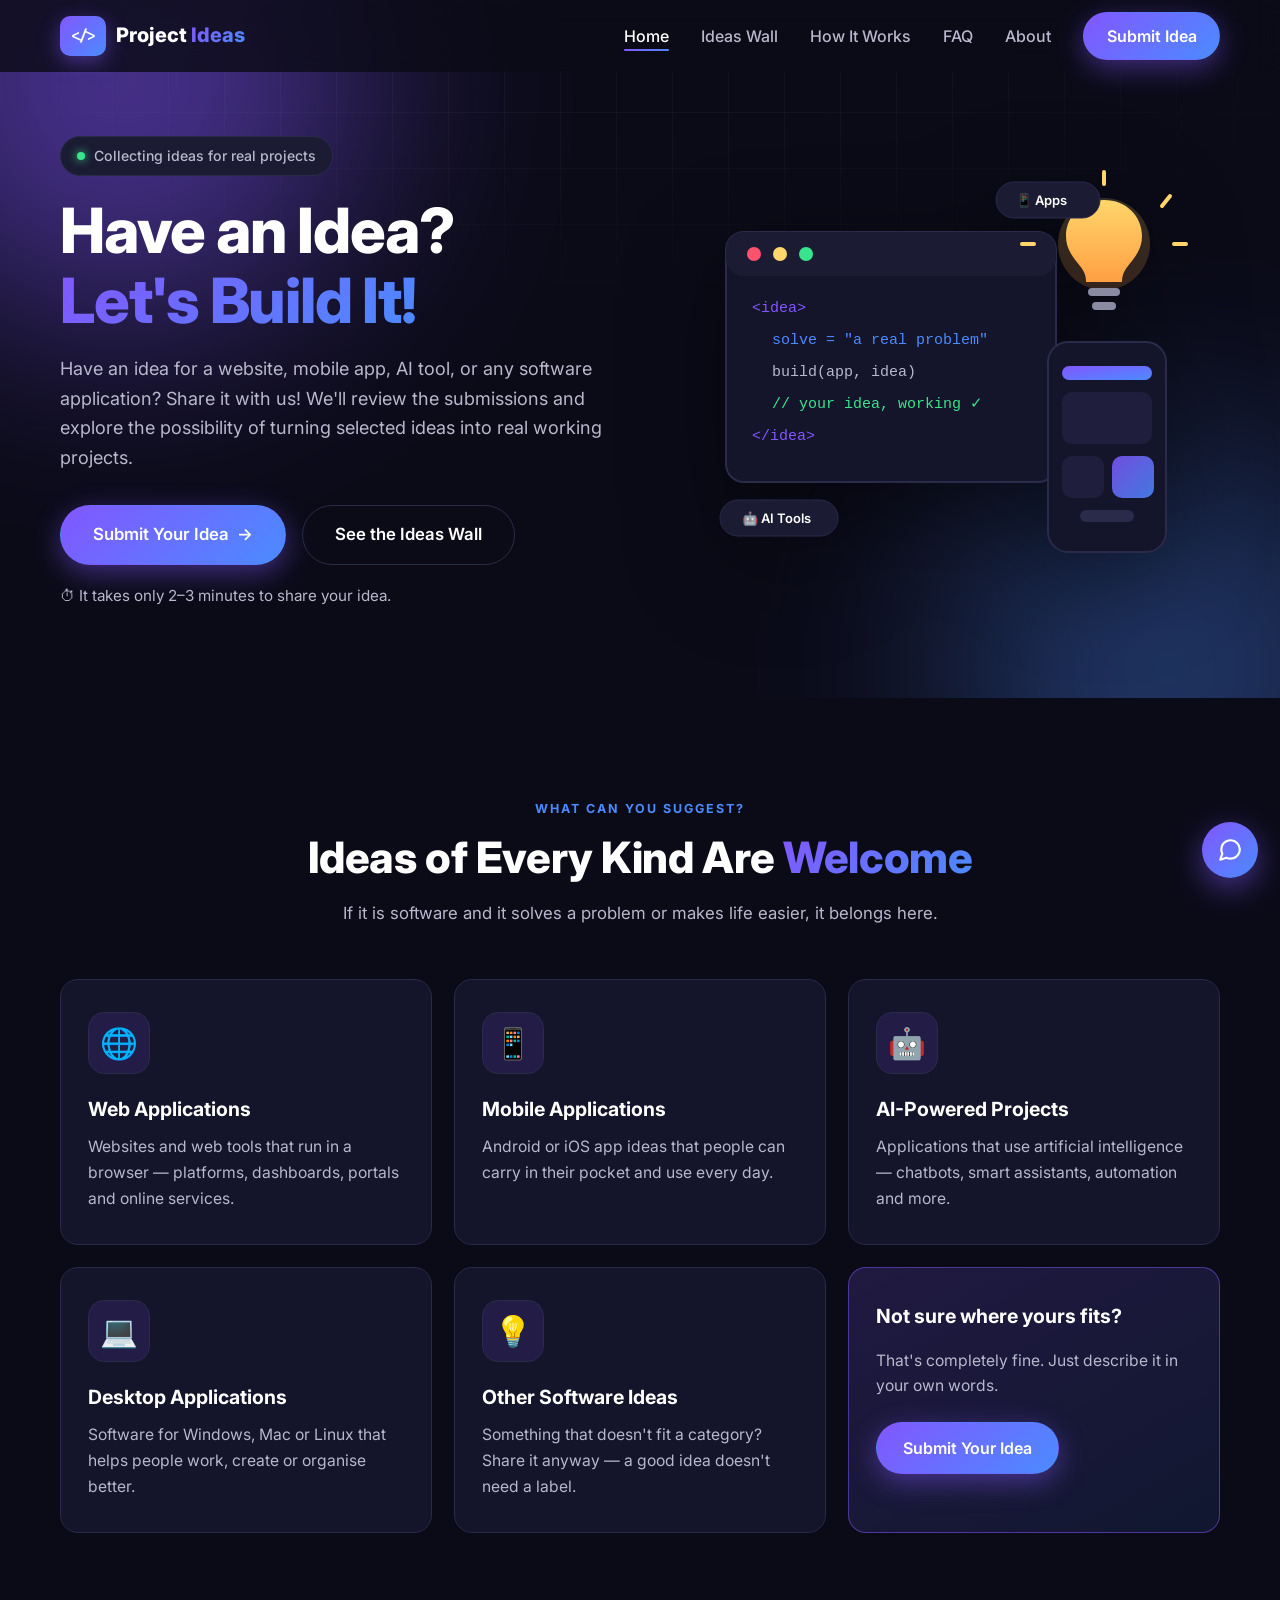
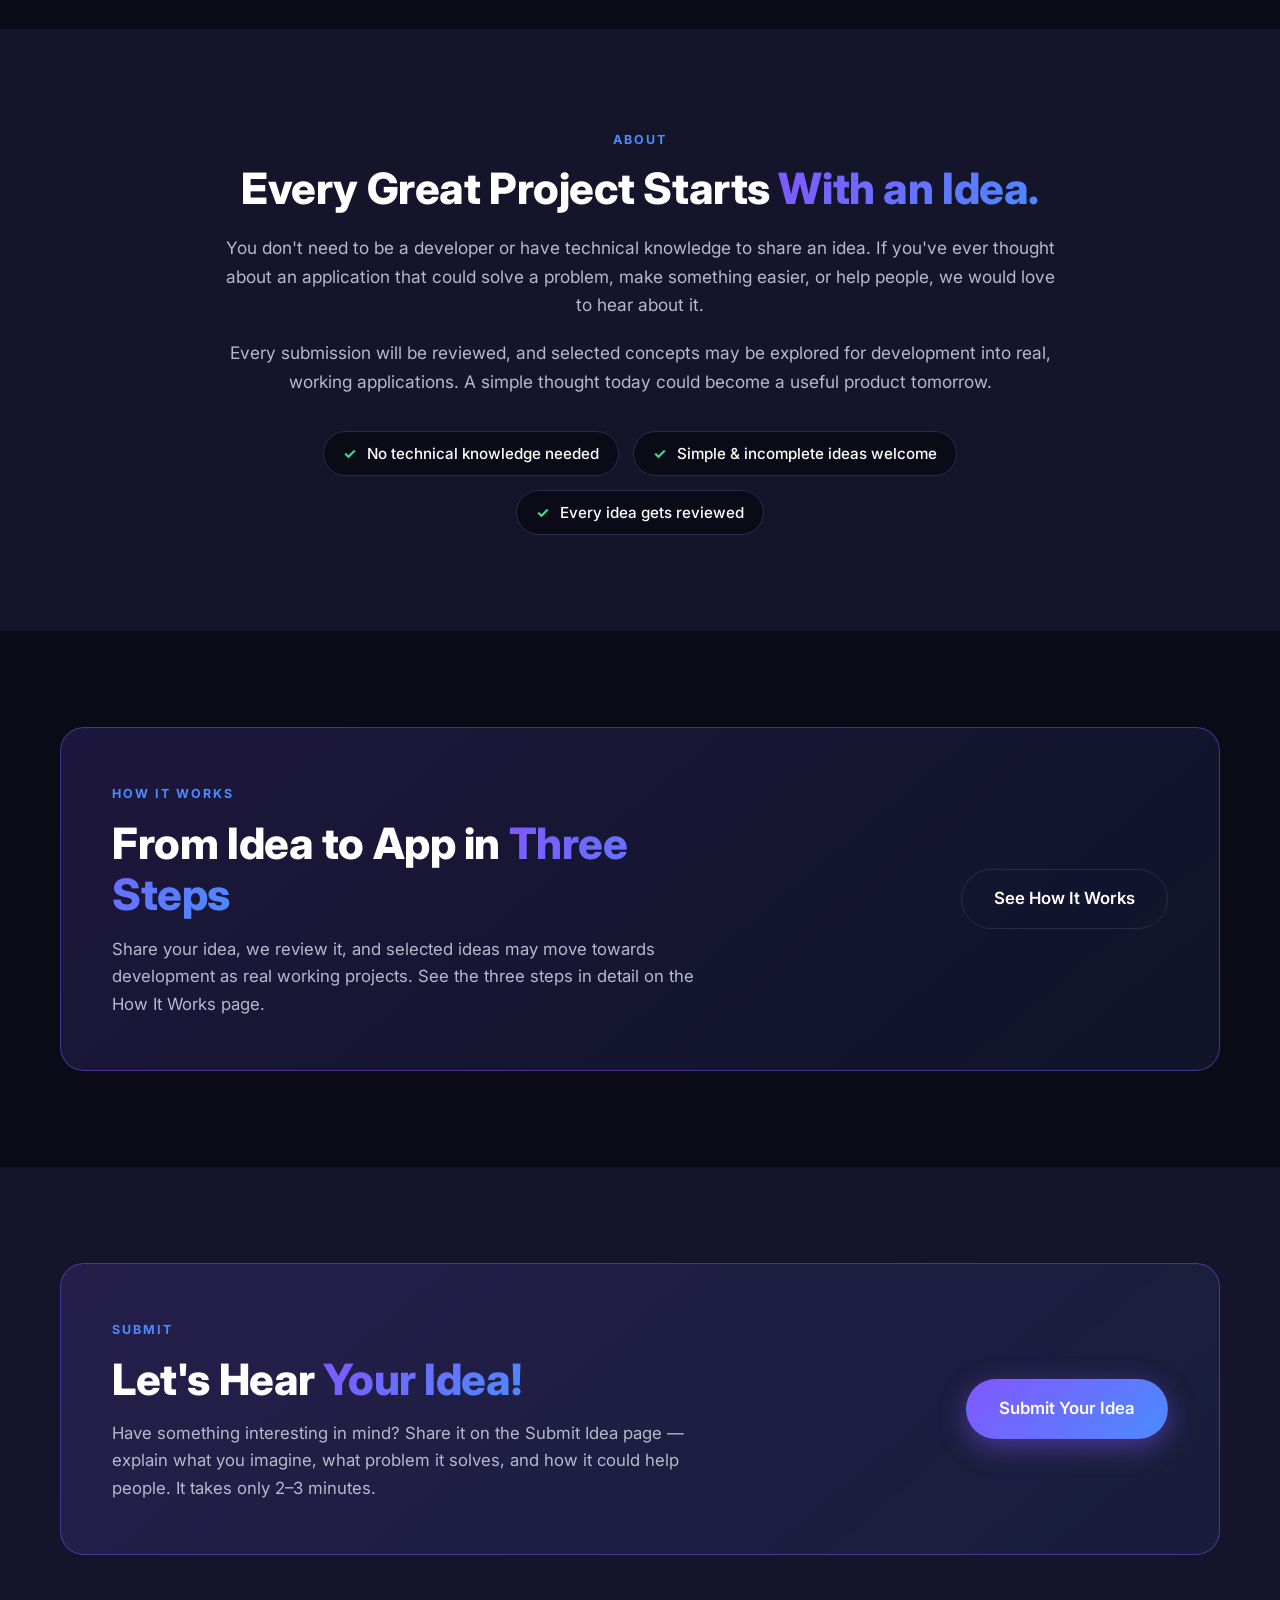
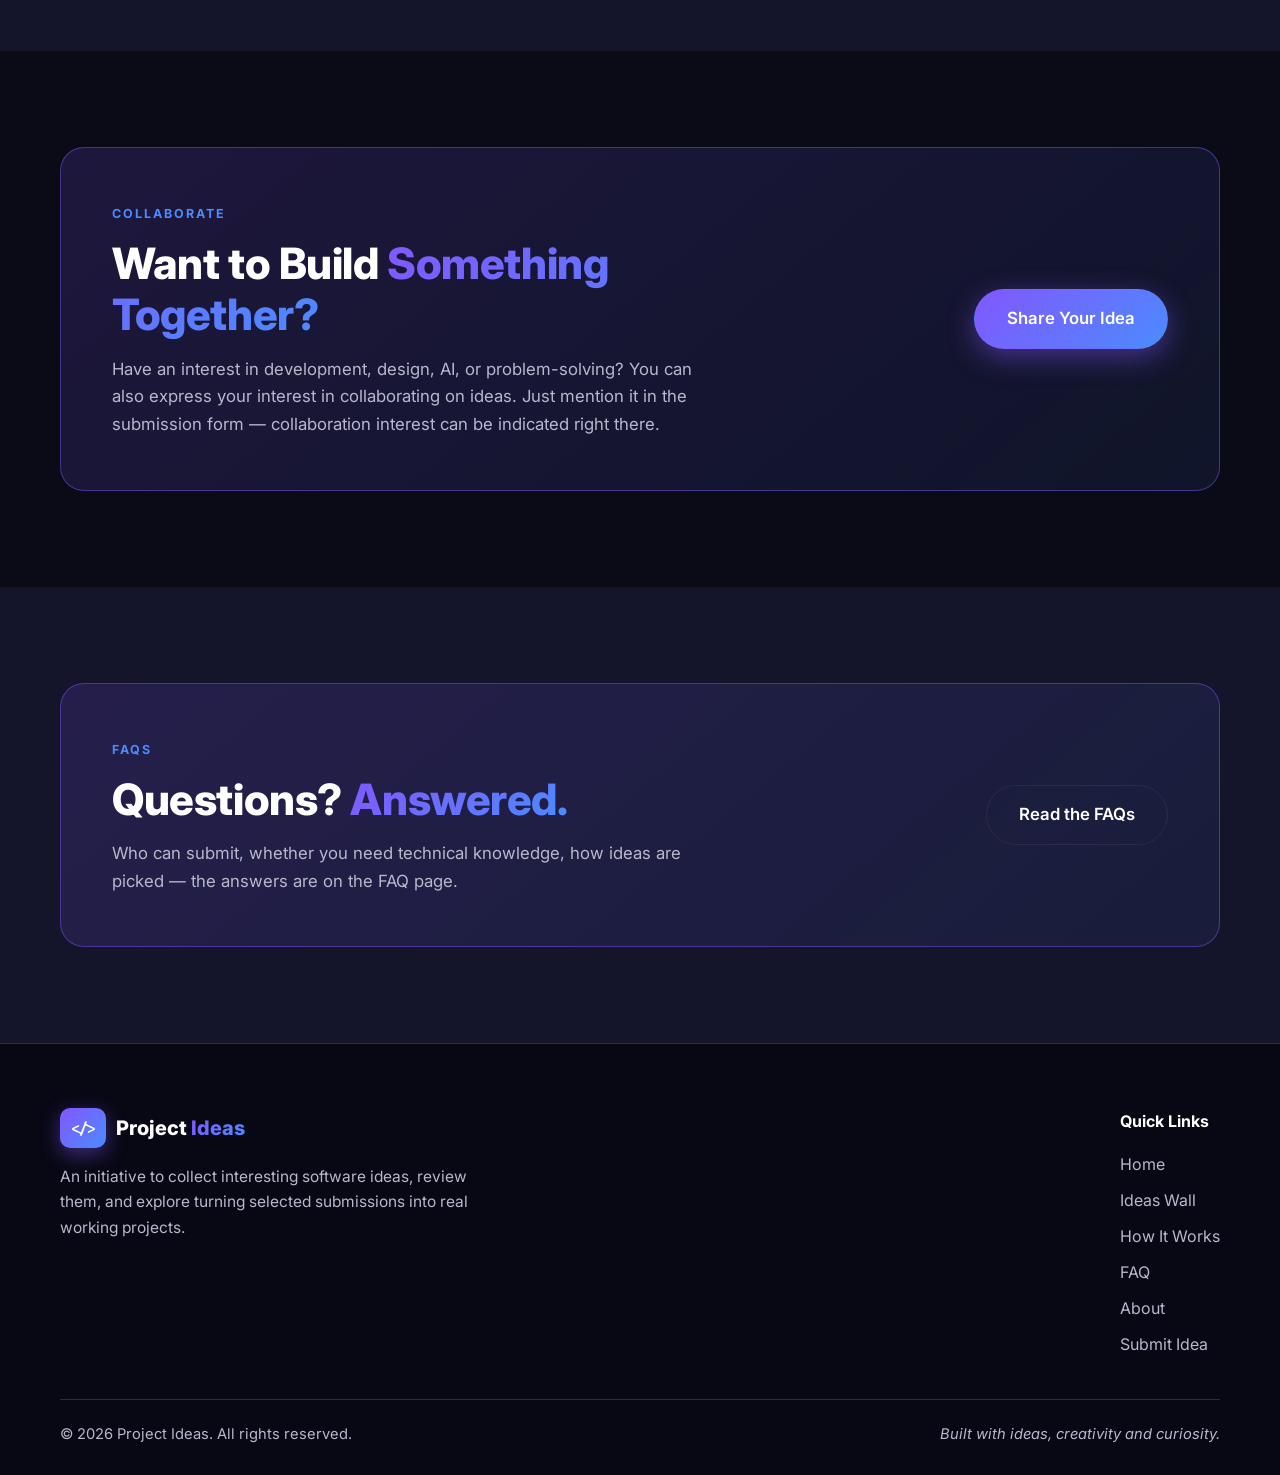
<file: index.html>
<!DOCTYPE html>
<html lang="en">
<head>
  <meta charset="UTF-8" />
  <meta name="viewport" content="width=device-width, initial-scale=1.0" />
  <title>Project Ideas — Have an Idea? Let's Build It!</title>
  <meta name="description" content="Share your idea for a website, mobile app, AI tool, desktop app or any software project. We review submissions and explore turning selected ideas into real working projects." />
  <meta name="keywords" content="project ideas, submit app idea, software ideas, AI projects, student projects, web app ideas, mobile app ideas" />
  <meta name="author" content="Project Ideas" />
  <meta name="theme-color" content="#0B0B18" />
  <!-- Open Graph -->
  <meta property="og:type" content="website" />
  <meta property="og:title" content="Project Ideas — Have an Idea? Let's Build It!" />
  <meta property="og:description" content="Share your software idea in 2–3 minutes. We'll review it and explore the possibility of turning selected ideas into real working projects." />
  <meta property="og:site_name" content="Project Ideas" />
  <meta name="twitter:card" content="summary" />
  <meta name="twitter:title" content="Project Ideas — Have an Idea? Let's Build It!" />
  <meta name="twitter:description" content="Share your software idea in 2–3 minutes. Selected ideas may move towards development." />
  <link rel="icon" type="image/svg+xml" href="data:image/svg+xml,<svg xmlns=%22http://www.w3.org/2000/svg%22 viewBox=%220 0 100 100%22><text y=%22.9em%22 font-size=%2290%22>🏠</text></svg>" />
  <link rel="preconnect" href="https://fonts.googleapis.com" />
  <link rel="preconnect" href="https://fonts.gstatic.com" crossorigin />
  <link href="https://fonts.googleapis.com/css2?family=Inter:wght@400;500;600;700;800&family=JetBrains+Mono:wght@500;700&display=swap" rel="stylesheet" />
  <link rel="stylesheet" href="css/style.css?v=9" />
</head>
<body>
  <a class="skip-link" href="#home">Skip to content</a>

  <!-- ============ NAVIGATION ============ -->
  <header class="site-header" id="top">
    <nav class="nav container" aria-label="Main navigation">
      <a href="index.html" class="logo" aria-label="Project Ideas — home">
        <span class="logo-icon" aria-hidden="true">&lt;/&gt;</span>
        <span class="logo-text">Project <span class="gradient-text">Ideas</span></span>
      </a>

      <button class="nav-toggle" id="navToggle" aria-expanded="false" aria-controls="navMenu" aria-label="Toggle navigation menu">
        <span></span><span></span><span></span>
      </button>

      <ul class="nav-menu" id="navMenu">
        <li><a class="nav-link active" href="index.html" aria-current="page">Home</a></li>
        <li><a class="nav-link" href="ideas.html">Ideas Wall</a></li>
        <li><a class="nav-link" href="how-it-works.html">How It Works</a></li>
        <li><a class="nav-link" href="faq.html">FAQ</a></li>
        <li><a class="nav-link" href="about.html">About</a></li>
        <li><a class="btn btn-primary nav-cta" href="submit.html">Submit Idea</a></li>
      </ul>
    </nav>
  </header>

  <main>
    <!-- ============ HERO ============ -->
    <section class="hero" id="home">
      <div class="hero-bg" aria-hidden="true">
        <div class="glow glow-purple"></div>
        <div class="glow glow-blue"></div>
        <div class="grid-overlay"></div>
      </div>
      <div class="container hero-inner">
        <div class="hero-copy reveal">
          <span class="badge"><span class="badge-dot" aria-hidden="true"></span> Collecting ideas for real projects</span>
          <h1>Have an Idea?<br /><span class="gradient-text">Let's Build It!</span></h1>
          <p class="hero-sub">Have an idea for a website, mobile app, AI tool, or any software application? Share it with us! We'll review the submissions and explore the possibility of turning selected ideas into real working projects.</p>
          <div class="hero-actions">
            <a href="submit.html" class="btn btn-primary btn-lg">Submit Your Idea <span aria-hidden="true">→</span></a>
            <a href="ideas.html" class="btn btn-ghost btn-lg">See the Ideas Wall</a>
          </div>
          <p class="hero-note"><span aria-hidden="true">⏱</span> It takes only 2–3 minutes to share your idea.</p>
        </div>

        <div class="hero-art reveal" aria-hidden="true">
          <!-- Creative illustration: code window, lightbulb idea, app tiles -->
          <svg viewBox="0 0 520 420" role="img" aria-label="Illustration of a code editor with a glowing idea lightbulb and app windows" class="hero-svg">
            <defs>
              <linearGradient id="gradMain" x1="0" y1="0" x2="1" y2="1">
                <stop offset="0%" stop-color="#8257FF"/><stop offset="100%" stop-color="#4B8BFF"/>
              </linearGradient>
              <linearGradient id="gradBulb" x1="0" y1="0" x2="0" y2="1">
                <stop offset="0%" stop-color="#FFD66B"/><stop offset="100%" stop-color="#FF9F43"/>
              </linearGradient>
            </defs>
            <!-- code window -->
            <rect x="30" y="70" width="330" height="250" rx="18" fill="#14142A" stroke="#2A2A4A" stroke-width="2"/>
            <rect x="30" y="70" width="330" height="44" rx="18" fill="#1B1B33"/>
            <circle cx="58" cy="92" r="7" fill="#FF526F"/><circle cx="84" cy="92" r="7" fill="#FFD66B"/><circle cx="110" cy="92" r="7" fill="#39E58C"/>
            <g font-family="monospace" font-size="15">
              <text x="56" y="150" fill="#8257FF">&lt;idea&gt;</text>
              <text x="76" y="182" fill="#4B8BFF">solve = "a real problem"</text>
              <text x="76" y="214" fill="#B8B8CC">build(app, idea)</text>
              <text x="76" y="246" fill="#39E58C">// your idea, working ✓</text>
              <text x="56" y="278" fill="#8257FF">&lt;/idea&gt;</text>
            </g>
            <!-- phone -->
            <rect x="352" y="180" width="118" height="210" rx="20" fill="#14142A" stroke="#2A2A4A" stroke-width="2"/>
            <rect x="366" y="204" width="90" height="14" rx="7" fill="url(#gradMain)"/>
            <rect x="366" y="230" width="90" height="52" rx="10" fill="#1F1F3D"/>
            <rect x="366" y="294" width="42" height="42" rx="10" fill="#1F1F3D"/>
            <rect x="416" y="294" width="42" height="42" rx="10" fill="url(#gradMain)" opacity="0.85"/>
            <rect x="384" y="348" width="54" height="12" rx="6" fill="#2A2A4A"/>
            <!-- lightbulb -->
            <g class="bulb">
              <circle cx="408" cy="82" r="46" fill="url(#gradBulb)" opacity="0.18"/>
              <path d="M408 38c-22 0-38 16-38 36 0 14 8 22 14 30 4 5 6 9 6 16h36c0-7 2-11 6-16 6-8 14-16 14-30 0-20-16-36-38-36z" fill="url(#gradBulb)"/>
              <rect x="392" y="126" width="32" height="8" rx="4" fill="#8A8AA3"/>
              <rect x="396" y="140" width="24" height="8" rx="4" fill="#8A8AA3"/>
              <g stroke="#FFD66B" stroke-width="4" stroke-linecap="round">
                <line x1="408" y1="10" x2="408" y2="22"/><line x1="342" y1="34" x2="350" y2="44"/>
                <line x1="474" y1="34" x2="466" y2="44"/><line x1="326" y1="82" x2="338" y2="82"/><line x1="478" y1="82" x2="490" y2="82"/>
              </g>
            </g>
            <!-- floating chips -->
            <g font-family="Inter, sans-serif" font-size="13" font-weight="600">
              <rect x="24" y="338" width="118" height="36" rx="18" fill="#1B1B33" stroke="#2A2A4A"/>
              <text x="46" y="361" fill="#FFFFFF">🤖 AI Tools</text>
              <rect x="300" y="20" width="104" height="36" rx="18" fill="#1B1B33" stroke="#2A2A4A"/>
              <text x="320" y="43" fill="#FFFFFF">📱 Apps</text>
            </g>
          </svg>
        </div>
      </div>
    </section>

    <!-- ============ CATEGORIES ============ -->
    <section class="section" id="categories" aria-labelledby="categories-heading">
      <div class="container">
        <div class="section-head reveal">
          <span class="eyebrow">What can you suggest?</span>
          <h2 id="categories-heading">Ideas of Every Kind Are <span class="gradient-text">Welcome</span></h2>
          <p class="section-sub">If it is software and it solves a problem or makes life easier, it belongs here.</p>
        </div>
        <div class="cards-grid">
          <article class="card reveal">
            <div class="card-icon" aria-hidden="true">🌐</div>
            <h3>Web Applications</h3>
            <p>Websites and web tools that run in a browser — platforms, dashboards, portals and online services.</p>
          </article>
          <article class="card reveal">
            <div class="card-icon" aria-hidden="true">📱</div>
            <h3>Mobile Applications</h3>
            <p>Android or iOS app ideas that people can carry in their pocket and use every day.</p>
          </article>
          <article class="card reveal">
            <div class="card-icon" aria-hidden="true">🤖</div>
            <h3>AI-Powered Projects</h3>
            <p>Applications that use artificial intelligence — chatbots, smart assistants, automation and more.</p>
          </article>
          <article class="card reveal">
            <div class="card-icon" aria-hidden="true">💻</div>
            <h3>Desktop Applications</h3>
            <p>Software for Windows, Mac or Linux that helps people work, create or organise better.</p>
          </article>
          <article class="card reveal">
            <div class="card-icon" aria-hidden="true">💡</div>
            <h3>Other Software Ideas</h3>
            <p>Something that doesn't fit a category? Share it anyway — a good idea doesn't need a label.</p>
          </article>
          <article class="card card-cta reveal">
            <h3>Not sure where yours fits?</h3>
            <p>That's completely fine. Just describe it in your own words.</p>
            <a href="submit.html" class="btn btn-primary">Submit Your Idea</a>
          </article>
        </div>
      </div>
    </section>

    <!-- ============ ABOUT ============ -->
    <section class="section section-alt" id="about" aria-labelledby="about-heading">
      <div class="container about-inner reveal">
        <span class="eyebrow">About</span>
        <h2 id="about-heading">Every Great Project Starts <span class="gradient-text">With an Idea.</span></h2>
        <p>You don't need to be a developer or have technical knowledge to share an idea. If you've ever thought about an application that could solve a problem, make something easier, or help people, we would love to hear about it.</p>
        <p>Every submission will be reviewed, and selected concepts may be explored for development into real, working applications. A simple thought today could become a useful product tomorrow.</p>
        <div class="about-points">
          <div class="about-point"><span aria-hidden="true">✓</span> No technical knowledge needed</div>
          <div class="about-point"><span aria-hidden="true">✓</span> Simple &amp; incomplete ideas welcome</div>
          <div class="about-point"><span aria-hidden="true">✓</span> Every idea gets reviewed</div>
        </div>
      </div>
    </section>

    <!-- ============ HOW IT WORKS (teaser — full page: how-it-works.html) ============ -->
    <section class="section" aria-labelledby="how-teaser-heading">
      <div class="container collab-box reveal">
        <div>
          <span class="eyebrow">How It Works</span>
          <h2 id="how-teaser-heading">From Idea to App in <span class="gradient-text">Three Steps</span></h2>
          <p>Share your idea, we review it, and selected ideas may move towards development as real working projects. See the three steps in detail on the How It Works page.</p>
        </div>
        <a href="how-it-works.html" class="btn btn-ghost btn-lg">See How It Works</a>
      </div>
    </section>

    <!-- ============ SUBMIT (teaser — full page: submit.html) ============ -->
    <section class="section section-alt" aria-labelledby="submit-teaser-heading">
      <div class="container collab-box reveal">
        <div>
          <span class="eyebrow">Submit</span>
          <h2 id="submit-teaser-heading">Let's Hear <span class="gradient-text">Your Idea!</span></h2>
          <p>Have something interesting in mind? Share it on the Submit Idea page — explain what you imagine, what problem it solves, and how it could help people. It takes only 2–3 minutes.</p>
        </div>
        <a href="submit.html" class="btn btn-primary btn-lg">Submit Your Idea</a>
      </div>
    </section>

    <!-- ============ COLLABORATION ============ -->
    <section class="section" id="collaborate" aria-labelledby="collab-heading">
      <div class="container collab-box reveal">
        <div>
          <span class="eyebrow">Collaborate</span>
          <h2 id="collab-heading">Want to Build <span class="gradient-text">Something Together?</span></h2>
          <p>Have an interest in development, design, AI, or problem-solving? You can also express your interest in collaborating on ideas. Just mention it in the submission form — collaboration interest can be indicated right there.</p>
        </div>
        <a href="submit.html" class="btn btn-primary btn-lg">Share Your Idea</a>
      </div>
    </section>

    <!-- ============ FAQ (teaser — full page: faq.html) ============ -->
    <section class="section section-alt" aria-labelledby="faq-teaser-heading">
      <div class="container collab-box reveal">
        <div>
          <span class="eyebrow">FAQs</span>
          <h2 id="faq-teaser-heading">Questions? <span class="gradient-text">Answered.</span></h2>
          <p>Who can submit, whether you need technical knowledge, how ideas are picked — the answers are on the FAQ page.</p>
        </div>
        <a href="faq.html" class="btn btn-ghost btn-lg">Read the FAQs</a>
      </div>
    </section>
  </main>

  <!-- ============ FOOTER ============ -->
  <footer class="site-footer">
    <div class="container footer-inner">
      <div class="footer-brand">
        <a href="index.html" class="logo">
          <span class="logo-icon" aria-hidden="true">&lt;/&gt;</span>
          <span class="logo-text">Project <span class="gradient-text">Ideas</span></span>
        </a>
        <p>An initiative to collect interesting software ideas, review them, and explore turning selected submissions into real working projects.</p>
      </div>
      <nav class="footer-links" aria-label="Footer navigation">
        <h3>Quick Links</h3>
        <ul>
          <li><a href="index.html">Home</a></li>
          <li><a href="ideas.html">Ideas Wall</a></li>
          <li><a href="how-it-works.html">How It Works</a></li>
          <li><a href="faq.html">FAQ</a></li>
          <li><a href="about.html">About</a></li>
          <li><a href="submit.html">Submit Idea</a></li>
        </ul>
      </nav>
    </div>
    <div class="container footer-bottom">
      <p>© <span id="year">2026</span> Project Ideas. All rights reserved.</p>
      <p class="footer-tagline">Built with ideas, creativity and curiosity.</p>
    </div>
  </footer>

  <button class="back-to-top" id="backToTop" aria-label="Back to top">↑</button>

  <script src="js/config.js"></script>
  <script src="js/main.js"></script>
  <script src="js/chat.js"></script>
</body>
</html>
</file>
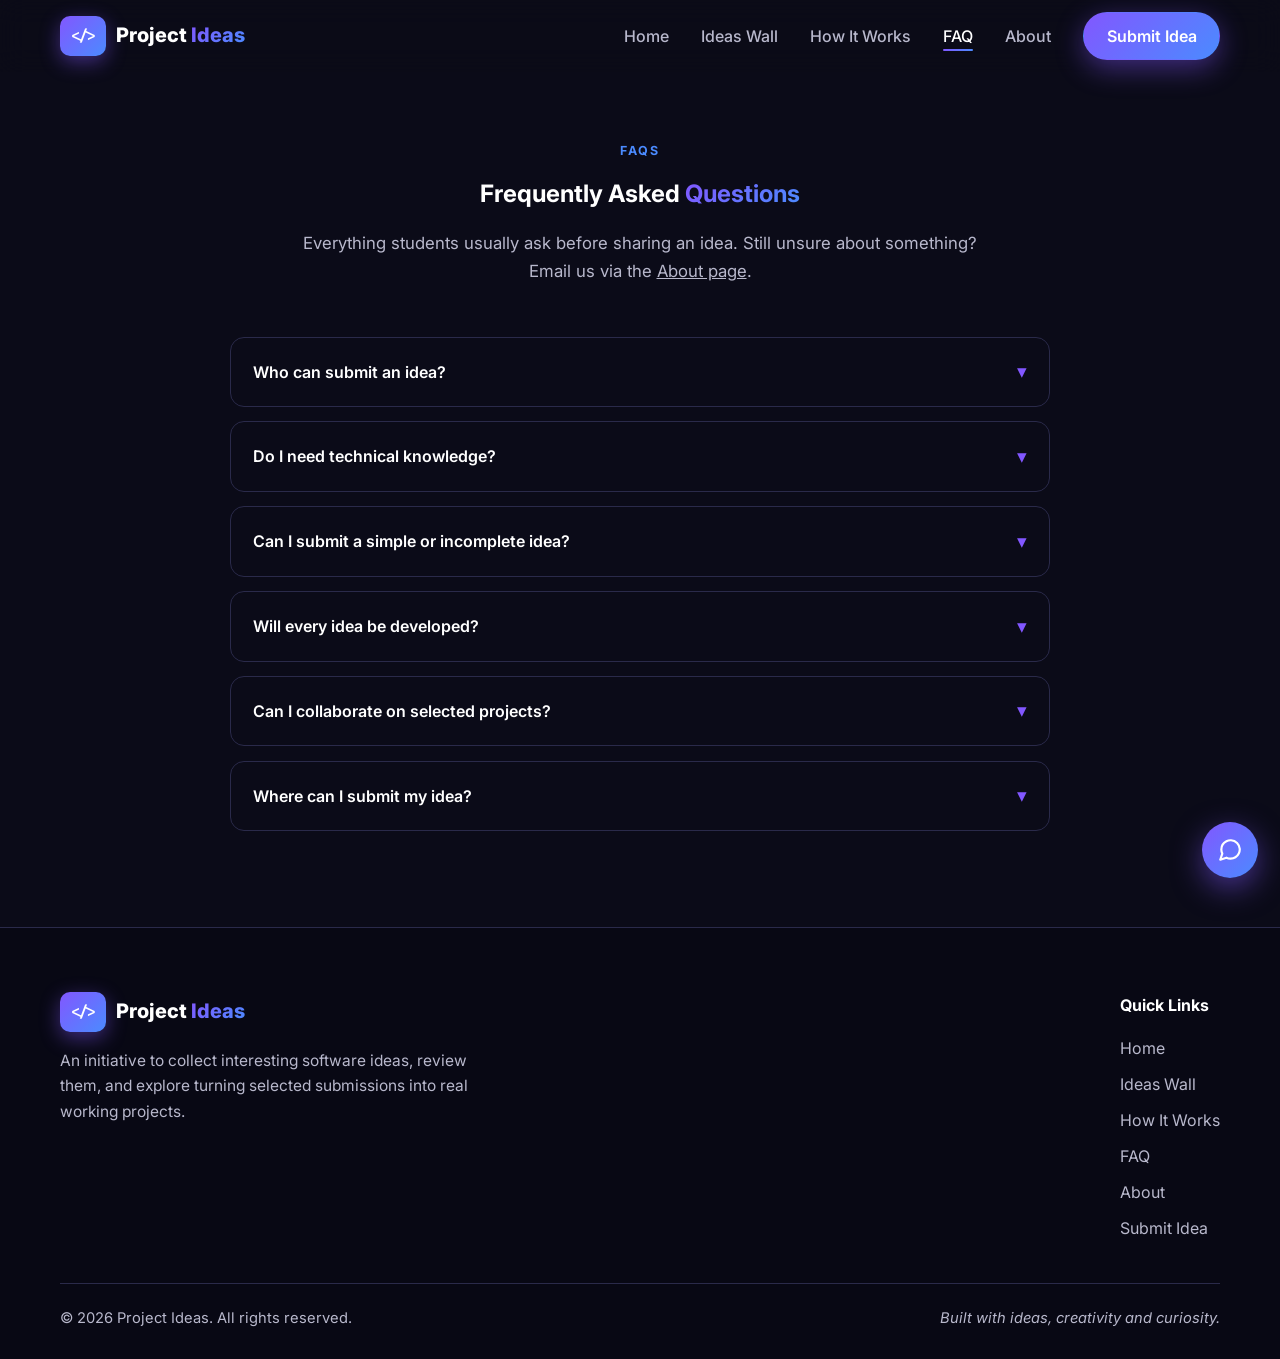
<file: faq.html>
<!DOCTYPE html>
<html lang="en">
<head>
  <meta charset="UTF-8" />
  <meta name="viewport" content="width=device-width, initial-scale=1.0" />
  <title>FAQs — Project Ideas</title>
  <meta name="description" content="Frequently asked questions about Project Ideas — who can submit an idea, whether you need technical knowledge, how ideas are picked, and how to collaborate." />
  <meta name="author" content="Project Ideas" />
  <meta name="theme-color" content="#0B0B18" />
  <meta property="og:type" content="website" />
  <meta property="og:title" content="FAQs — Project Ideas" />
  <meta property="og:description" content="Who can submit, whether you need technical knowledge, how ideas are picked — answers to the common questions about Project Ideas." />
  <meta property="og:site_name" content="Project Ideas" />
  <meta name="twitter:card" content="summary" />
  <link rel="icon" type="image/svg+xml" href="data:image/svg+xml,<svg xmlns=%22http://www.w3.org/2000/svg%22 viewBox=%220 0 100 100%22><text y=%22.9em%22 font-size=%2290%22>❓</text></svg>" />
  <link rel="preconnect" href="https://fonts.googleapis.com" />
  <link rel="preconnect" href="https://fonts.gstatic.com" crossorigin />
  <link href="https://fonts.googleapis.com/css2?family=Inter:wght@400;500;600;700;800&family=JetBrains+Mono:wght@500;700&display=swap" rel="stylesheet" />
  <link rel="stylesheet" href="css/style.css?v=9" />
</head>
<body>
  <a class="skip-link" href="#faqs">Skip to the FAQs</a>

  <!-- ============ NAVIGATION ============ -->
  <header class="site-header" id="top">
    <nav class="nav container" aria-label="Main navigation">
      <a href="index.html" class="logo" aria-label="Project Ideas — home">
        <span class="logo-icon" aria-hidden="true">&lt;/&gt;</span>
        <span class="logo-text">Project <span class="gradient-text">Ideas</span></span>
      </a>

      <button class="nav-toggle" id="navToggle" aria-expanded="false" aria-controls="navMenu" aria-label="Toggle navigation menu">
        <span></span><span></span><span></span>
      </button>

      <ul class="nav-menu" id="navMenu">
        <li><a class="nav-link" href="index.html">Home</a></li>
        <li><a class="nav-link" href="ideas.html">Ideas Wall</a></li>
        <li><a class="nav-link" href="how-it-works.html">How It Works</a></li>
        <li><a class="nav-link active" href="faq.html" aria-current="page">FAQ</a></li>
        <li><a class="nav-link" href="about.html">About</a></li>
        <li><a class="btn btn-primary nav-cta" href="submit.html">Submit Idea</a></li>
      </ul>
    </nav>
  </header>

  <main>
    <!-- ============ FAQ ============ -->
    <section class="section page-section" id="faqs" aria-labelledby="faq-heading">
      <div class="container faq-wrap">
        <div class="section-head reveal">
          <span class="eyebrow">FAQs</span>
          <h1 id="faq-heading">Frequently Asked <span class="gradient-text">Questions</span></h1>
          <p class="section-sub">Everything students usually ask before sharing an idea. Still unsure about something? Email us via the <a href="about.html">About page</a>.</p>
        </div>
        <div class="faq-list reveal">
          <div class="faq-item">
            <h3><button class="faq-question" aria-expanded="false">Who can submit an idea?<span class="faq-chevron" aria-hidden="true">▾</span></button></h3>
            <div class="faq-answer" hidden><p>Anyone. Students and other interested people are all welcome — if you have an idea for a software application, you can share it here.</p></div>
          </div>
          <div class="faq-item">
            <h3><button class="faq-question" aria-expanded="false">Do I need technical knowledge?<span class="faq-chevron" aria-hidden="true">▾</span></button></h3>
            <div class="faq-answer" hidden><p>No. You don't need to be a developer or have any technical knowledge. Just describe your idea in your own words — what it is, what problem it solves, and how it could help people.</p></div>
          </div>
          <div class="faq-item">
            <h3><button class="faq-question" aria-expanded="false">Can I submit a simple or incomplete idea?<span class="faq-chevron" aria-hidden="true">▾</span></button></h3>
            <div class="faq-answer" hidden><p>Yes, absolutely. Simple and incomplete ideas are welcome. Share whatever you have in mind — even a rough thought is a valid starting point.</p></div>
          </div>
          <div class="faq-item">
            <h3><button class="faq-question" aria-expanded="false">Will every idea be developed?<span class="faq-chevron" aria-hidden="true">▾</span></button></h3>
            <div class="faq-answer" hidden><p>Not every idea can be developed. All submissions are reviewed, and selected ideas may be explored for development into working projects.</p></div>
          </div>
          <div class="faq-item">
            <h3><button class="faq-question" aria-expanded="false">Can I collaborate on selected projects?<span class="faq-chevron" aria-hidden="true">▾</span></button></h3>
            <div class="faq-answer" hidden><p>Yes. If you're interested in development, design, AI or problem-solving, you can express your interest in collaborating through the submission form.</p></div>
          </div>
          <div class="faq-item">
            <h3><button class="faq-question" aria-expanded="false">Where can I submit my idea?<span class="faq-chevron" aria-hidden="true">▾</span></button></h3>
            <div class="faq-answer" hidden><p>On the <a href="submit.html">Submit Idea page</a> — the form there takes only 2–3 minutes.</p></div>
          </div>
        </div>
      </div>
    </section>
  </main>

  <!-- ============ FOOTER ============ -->
  <footer class="site-footer">
    <div class="container footer-inner">
      <div class="footer-brand">
        <a href="index.html" class="logo">
          <span class="logo-icon" aria-hidden="true">&lt;/&gt;</span>
          <span class="logo-text">Project <span class="gradient-text">Ideas</span></span>
        </a>
        <p>An initiative to collect interesting software ideas, review them, and explore turning selected submissions into real working projects.</p>
      </div>
      <nav class="footer-links" aria-label="Footer navigation">
        <h3>Quick Links</h3>
        <ul>
          <li><a href="index.html">Home</a></li>
          <li><a href="ideas.html">Ideas Wall</a></li>
          <li><a href="how-it-works.html">How It Works</a></li>
          <li><a href="faq.html">FAQ</a></li>
          <li><a href="about.html">About</a></li>
          <li><a href="submit.html">Submit Idea</a></li>
        </ul>
      </nav>
    </div>
    <div class="container footer-bottom">
      <p>© <span id="year">2026</span> Project Ideas. All rights reserved.</p>
      <p class="footer-tagline">Built with ideas, creativity and curiosity.</p>
    </div>
  </footer>

  <button class="back-to-top" id="backToTop" aria-label="Back to top">↑</button>

  <script src="js/config.js"></script>
  <script src="js/main.js"></script>
  <script src="js/chat.js"></script>
</body>
</html>
</file>
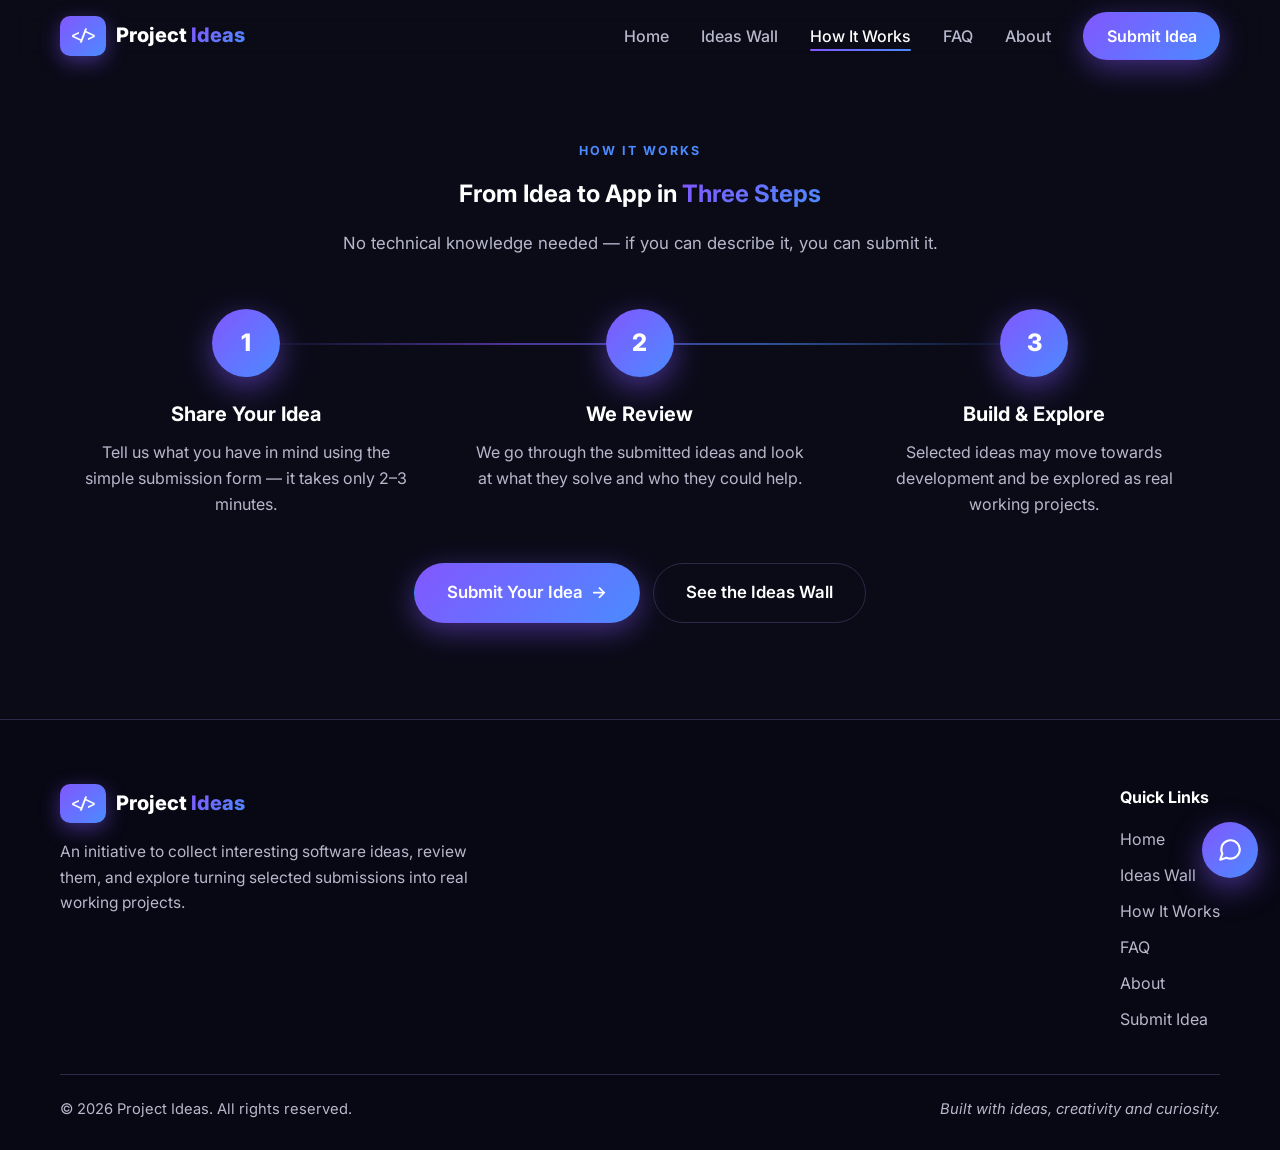
<file: how-it-works.html>
<!DOCTYPE html>
<html lang="en">
<head>
  <meta charset="UTF-8" />
  <meta name="viewport" content="width=device-width, initial-scale=1.0" />
  <title>How It Works — Project Ideas</title>
  <meta name="description" content="How Project Ideas works: share your idea in 2–3 minutes, we review every submission, and selected ideas may be built into real working projects." />
  <meta name="author" content="Project Ideas" />
  <meta name="theme-color" content="#0B0B18" />
  <meta property="og:type" content="website" />
  <meta property="og:title" content="How It Works — Project Ideas" />
  <meta property="og:description" content="From idea to app in three steps: share your idea, we review it, and selected ideas get built and explored as real working projects." />
  <meta property="og:site_name" content="Project Ideas" />
  <meta name="twitter:card" content="summary" />
  <link rel="icon" type="image/svg+xml" href="data:image/svg+xml,<svg xmlns=%22http://www.w3.org/2000/svg%22 viewBox=%220 0 100 100%22><text y=%22.9em%22 font-size=%2290%22>🛠️</text></svg>" />
  <link rel="preconnect" href="https://fonts.googleapis.com" />
  <link rel="preconnect" href="https://fonts.gstatic.com" crossorigin />
  <link href="https://fonts.googleapis.com/css2?family=Inter:wght@400;500;600;700;800&family=JetBrains+Mono:wght@500;700&display=swap" rel="stylesheet" />
  <link rel="stylesheet" href="css/style.css?v=9" />
</head>
<body>
  <a class="skip-link" href="#how-it-works">Skip to how it works</a>

  <!-- ============ NAVIGATION ============ -->
  <header class="site-header" id="top">
    <nav class="nav container" aria-label="Main navigation">
      <a href="index.html" class="logo" aria-label="Project Ideas — home">
        <span class="logo-icon" aria-hidden="true">&lt;/&gt;</span>
        <span class="logo-text">Project <span class="gradient-text">Ideas</span></span>
      </a>

      <button class="nav-toggle" id="navToggle" aria-expanded="false" aria-controls="navMenu" aria-label="Toggle navigation menu">
        <span></span><span></span><span></span>
      </button>

      <ul class="nav-menu" id="navMenu">
        <li><a class="nav-link" href="index.html">Home</a></li>
        <li><a class="nav-link" href="ideas.html">Ideas Wall</a></li>
        <li><a class="nav-link active" href="how-it-works.html" aria-current="page">How It Works</a></li>
        <li><a class="nav-link" href="faq.html">FAQ</a></li>
        <li><a class="nav-link" href="about.html">About</a></li>
        <li><a class="btn btn-primary nav-cta" href="submit.html">Submit Idea</a></li>
      </ul>
    </nav>
  </header>

  <main>
    <!-- ============ HOW IT WORKS ============ -->
    <section class="section page-section" id="how-it-works" aria-labelledby="how-heading">
      <div class="container">
        <div class="section-head reveal">
          <span class="eyebrow">How It Works</span>
          <h1 id="how-heading">From Idea to App in <span class="gradient-text">Three Steps</span></h1>
          <p class="section-sub">No technical knowledge needed — if you can describe it, you can submit it.</p>
        </div>
        <ol class="steps">
          <li class="step reveal">
            <div class="step-number" aria-hidden="true">1</div>
            <h3>Share Your Idea</h3>
            <p>Tell us what you have in mind using the simple submission form — it takes only 2–3 minutes.</p>
          </li>
          <li class="step reveal">
            <div class="step-number" aria-hidden="true">2</div>
            <h3>We Review</h3>
            <p>We go through the submitted ideas and look at what they solve and who they could help.</p>
          </li>
          <li class="step reveal">
            <div class="step-number" aria-hidden="true">3</div>
            <h3>Build &amp; Explore</h3>
            <p>Selected ideas may move towards development and be explored as real working projects.</p>
          </li>
        </ol>
        <div class="center-actions reveal">
          <a href="submit.html" class="btn btn-primary btn-lg">Submit Your Idea <span aria-hidden="true">→</span></a>
          <a href="ideas.html" class="btn btn-ghost btn-lg">See the Ideas Wall</a>
        </div>
      </div>
    </section>
  </main>

  <!-- ============ FOOTER ============ -->
  <footer class="site-footer">
    <div class="container footer-inner">
      <div class="footer-brand">
        <a href="index.html" class="logo">
          <span class="logo-icon" aria-hidden="true">&lt;/&gt;</span>
          <span class="logo-text">Project <span class="gradient-text">Ideas</span></span>
        </a>
        <p>An initiative to collect interesting software ideas, review them, and explore turning selected submissions into real working projects.</p>
      </div>
      <nav class="footer-links" aria-label="Footer navigation">
        <h3>Quick Links</h3>
        <ul>
          <li><a href="index.html">Home</a></li>
          <li><a href="ideas.html">Ideas Wall</a></li>
          <li><a href="how-it-works.html">How It Works</a></li>
          <li><a href="faq.html">FAQ</a></li>
          <li><a href="about.html">About</a></li>
          <li><a href="submit.html">Submit Idea</a></li>
        </ul>
      </nav>
    </div>
    <div class="container footer-bottom">
      <p>© <span id="year">2026</span> Project Ideas. All rights reserved.</p>
      <p class="footer-tagline">Built with ideas, creativity and curiosity.</p>
    </div>
  </footer>

  <button class="back-to-top" id="backToTop" aria-label="Back to top">↑</button>

  <script src="js/config.js"></script>
  <script src="js/main.js"></script>
  <script src="js/chat.js"></script>
</body>
</html>
</file>
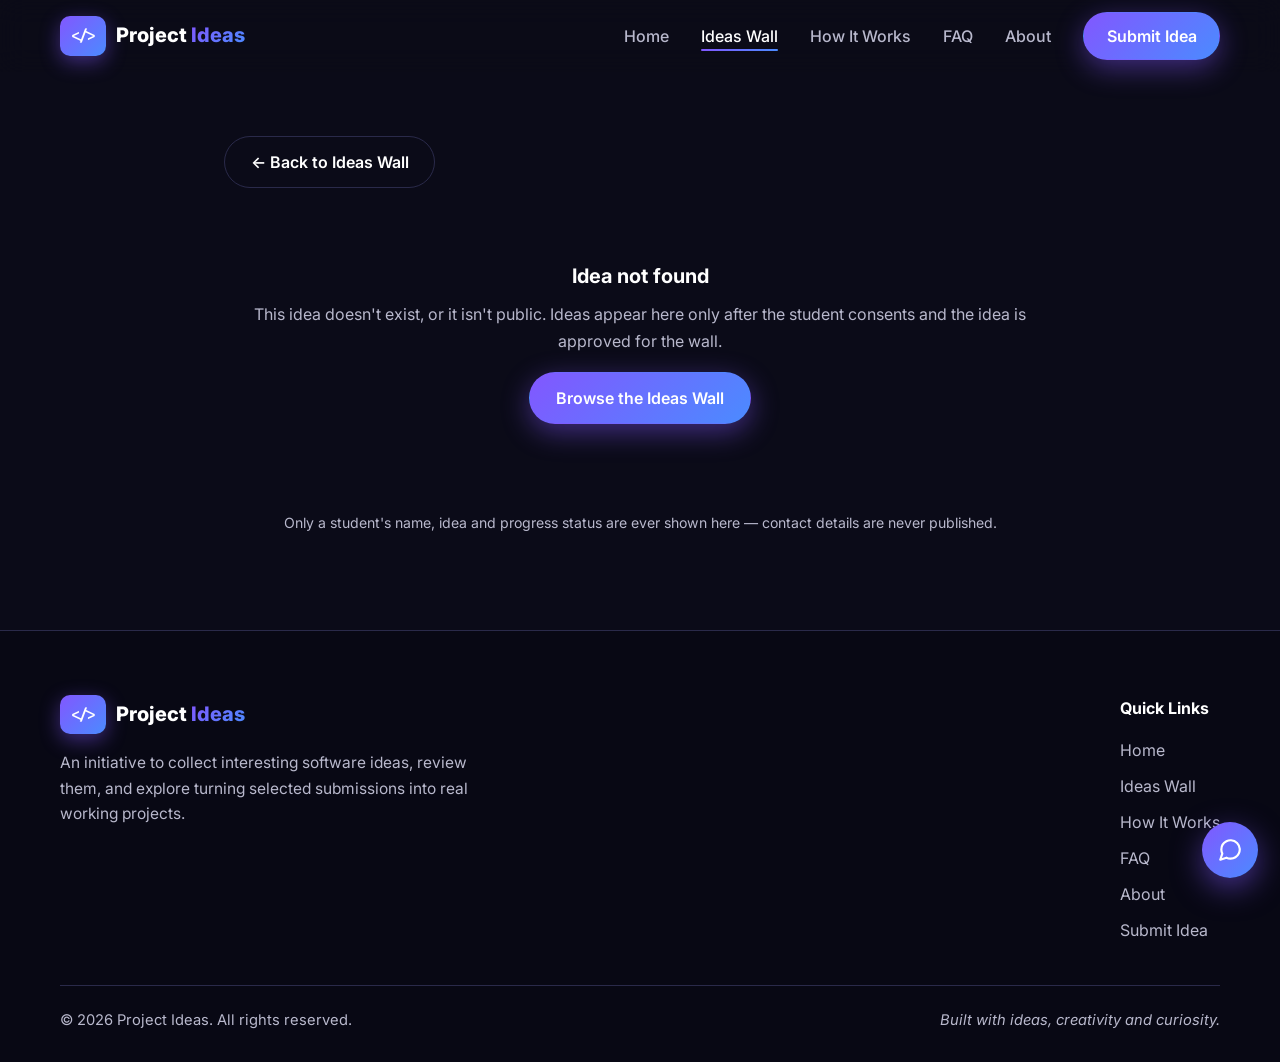
<file: idea.html>
<!DOCTYPE html>
<html lang="en">
<head>
  <meta charset="UTF-8" />
  <meta name="viewport" content="width=device-width, initial-scale=1.0" />
  <title>Idea — Project Ideas</title>
  <meta name="description" content="One student idea from the Project Ideas wall — its AI brief and progress status." />
  <meta name="author" content="Project Ideas" />
  <meta name="theme-color" content="#0B0B18" />
  <meta property="og:type" content="website" />
  <meta property="og:title" content="Idea — Project Ideas" />
  <meta property="og:description" content="A student idea from the Project Ideas wall, with its AI brief and full description." />
  <meta property="og:site_name" content="Project Ideas" />
  <meta name="twitter:card" content="summary" />
  <link rel="icon" type="image/svg+xml" href="data:image/svg+xml,<svg xmlns=%22http://www.w3.org/2000/svg%22 viewBox=%220 0 100 100%22><text y=%22.9em%22 font-size=%2290%22>📌</text></svg>" />
  <link rel="preconnect" href="https://fonts.googleapis.com" />
  <link rel="preconnect" href="https://fonts.gstatic.com" crossorigin />
  <link href="https://fonts.googleapis.com/css2?family=Inter:wght@400;500;600;700;800&family=JetBrains+Mono:wght@500;700&display=swap" rel="stylesheet" />
  <link rel="stylesheet" href="css/style.css?v=9" />
</head>
<body>
  <a class="skip-link" href="#idea-detail">Skip to the idea</a>

  <!-- ============ NAVIGATION ============ -->
  <header class="site-header" id="top">
    <nav class="nav container" aria-label="Main navigation">
      <a href="index.html" class="logo" aria-label="Project Ideas — home">
        <span class="logo-icon" aria-hidden="true">&lt;/&gt;</span>
        <span class="logo-text">Project <span class="gradient-text">Ideas</span></span>
      </a>

      <button class="nav-toggle" id="navToggle" aria-expanded="false" aria-controls="navMenu" aria-label="Toggle navigation menu">
        <span></span><span></span><span></span>
      </button>

      <ul class="nav-menu" id="navMenu">
        <li><a class="nav-link" href="index.html">Home</a></li>
        <li><a class="nav-link active" href="ideas.html">Ideas Wall</a></li>
        <li><a class="nav-link" href="how-it-works.html">How It Works</a></li>
        <li><a class="nav-link" href="faq.html">FAQ</a></li>
        <li><a class="nav-link" href="about.html">About</a></li>
        <li><a class="btn btn-primary nav-cta" href="submit.html">Submit Idea</a></li>
      </ul>
    </nav>
  </header>

  <main>
    <!-- ============ IDEA DETAIL ============ -->
    <section class="section wall-section" id="idea-detail">
      <div class="container narrow">
        <a class="btn btn-ghost back-btn" href="ideas.html">← Back to Ideas Wall</a>

        <div class="wall-state" id="ideaLoading" role="status">
          <span class="btn-spinner wall-spinner" aria-hidden="true"></span>
          <p>Loading this idea…</p>
        </div>

        <div class="wall-state" id="ideaNotFound" hidden>
          <p class="wall-state-title">Idea not found</p>
          <p>This idea doesn't exist, or it isn't public. Ideas appear here only after the student consents and the idea is approved for the wall.</p>
          <a class="btn btn-primary" href="ideas.html">Browse the Ideas Wall</a>
        </div>

        <div class="wall-state" id="ideaError" hidden role="alert">
          <p class="wall-state-title">This idea couldn't load</p>
          <p id="ideaErrorText">Please check your connection and try again.</p>
          <button type="button" class="btn btn-ghost" id="ideaRetry">Try Again</button>
        </div>

        <article class="idea-detail" id="ideaContent" hidden>
          <div class="idea-card-head">
            <h1 class="idea-detail-title" id="ideaTitle"></h1>
            <span id="ideaStatusPill"></span>
          </div>
          <p class="idea-card-by" id="ideaBy"></p>

          <div class="idea-brief" id="ideaBriefBlock">
            <span class="idea-brief-label">AI brief</span>
            <div class="brief-parts" id="ideaBriefParts" hidden>
              <div class="brief-part" id="ideaBriefRowProblem" hidden>
                <span class="brief-part-label">Problem</span>
                <p class="brief-part-text" id="ideaBriefProblem"></p>
              </div>
              <div class="brief-part" id="ideaBriefRowSolution" hidden>
                <span class="brief-part-label">Solution</span>
                <p class="brief-part-text" id="ideaBriefSolution"></p>
              </div>
              <div class="brief-part" id="ideaBriefRowBuild" hidden>
                <span class="brief-part-label">What we'll build</span>
                <p class="brief-part-text" id="ideaBriefBuild"></p>
              </div>
              <div class="brief-part" id="ideaBriefRowTech" hidden>
                <span class="brief-part-label">Tech stack</span>
                <p class="brief-part-text" id="ideaBriefTech"></p>
              </div>
              <div class="brief-part" id="ideaBriefRowAudience" hidden>
                <span class="brief-part-label">Built for</span>
                <p class="brief-part-text" id="ideaBriefAudience"></p>
              </div>
            </div>
            <p id="ideaBrief"></p>
          </div>

          <div class="idea-card-actions" id="ideaActions"></div>
        </article>

        <p class="wall-note">Only a student's name, idea and progress status are ever shown here — contact details are never published.</p>
      </div>
    </section>
  </main>

  <!-- ============ FOOTER ============ -->
  <footer class="site-footer">
    <div class="container footer-inner">
      <div class="footer-brand">
        <a href="index.html" class="logo">
          <span class="logo-icon" aria-hidden="true">&lt;/&gt;</span>
          <span class="logo-text">Project <span class="gradient-text">Ideas</span></span>
        </a>
        <p>An initiative to collect interesting software ideas, review them, and explore turning selected submissions into real working projects.</p>
      </div>
      <nav class="footer-links" aria-label="Footer navigation">
        <h3>Quick Links</h3>
        <ul>
          <li><a href="index.html">Home</a></li>
          <li><a href="ideas.html">Ideas Wall</a></li>
          <li><a href="how-it-works.html">How It Works</a></li>
          <li><a href="faq.html">FAQ</a></li>
          <li><a href="about.html">About</a></li>
          <li><a href="submit.html">Submit Idea</a></li>
        </ul>
      </nav>
    </div>
    <div class="container footer-bottom">
      <p>© <span id="year">2026</span> Project Ideas. All rights reserved.</p>
      <p class="footer-tagline">Built with ideas, creativity and curiosity.</p>
    </div>
  </footer>

  <button class="back-to-top" id="backToTop" aria-label="Back to top">↑</button>

  <script src="js/config.js"></script>
  <script src="js/main.js"></script>
  <script src="js/idea.js"></script>
  <script src="js/chat.js"></script>
</body>
</html>
</file>
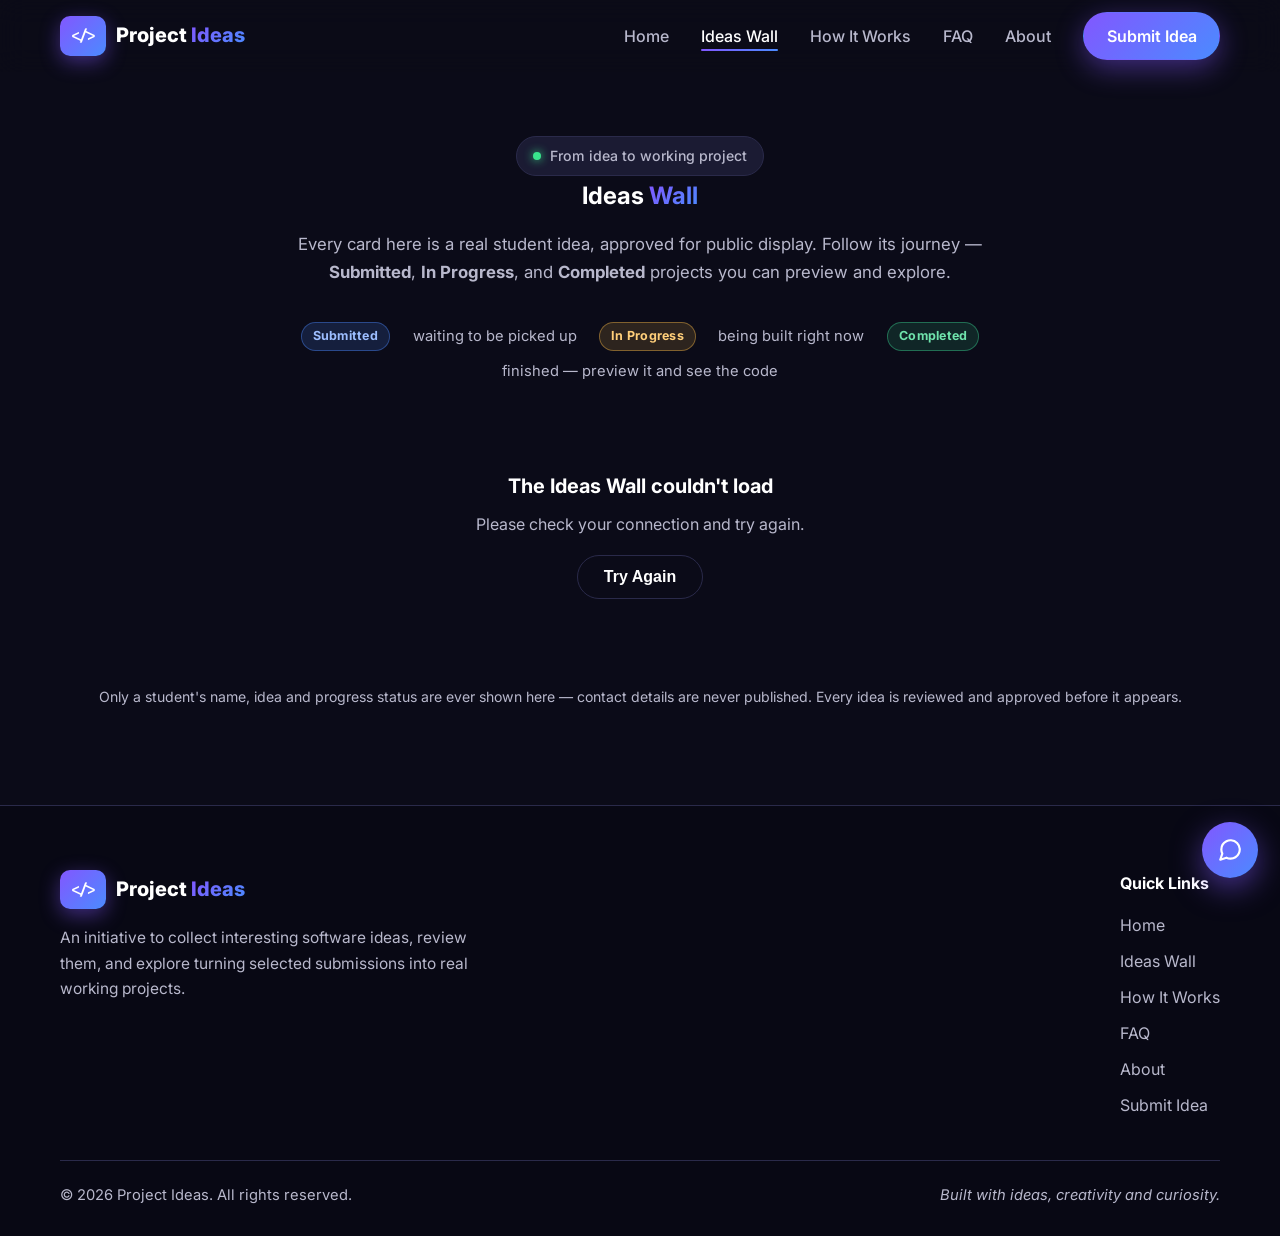
<file: ideas.html>
<!DOCTYPE html>
<html lang="en">
<head>
  <meta charset="UTF-8" />
  <meta name="viewport" content="width=device-width, initial-scale=1.0" />
  <title>Ideas Wall — Project Ideas</title>
  <meta name="description" content="Student ideas submitted to Project Ideas, with their progress: submitted, in progress, and completed projects you can preview and explore." />
  <meta name="author" content="Project Ideas" />
  <meta name="theme-color" content="#0B0B18" />
  <meta property="og:type" content="website" />
  <meta property="og:title" content="Ideas Wall — Project Ideas" />
  <meta property="og:description" content="Real student ideas and the projects they became. Completed projects include a live preview and the source code." />
  <meta property="og:site_name" content="Project Ideas" />
  <meta name="twitter:card" content="summary" />
  <link rel="icon" type="image/svg+xml" href="data:image/svg+xml,<svg xmlns=%22http://www.w3.org/2000/svg%22 viewBox=%220 0 100 100%22><text y=%22.9em%22 font-size=%2290%22>💡</text></svg>" />
  <link rel="preconnect" href="https://fonts.googleapis.com" />
  <link rel="preconnect" href="https://fonts.gstatic.com" crossorigin />
  <link href="https://fonts.googleapis.com/css2?family=Inter:wght@400;500;600;700;800&family=JetBrains+Mono:wght@500;700&display=swap" rel="stylesheet" />
  <link rel="stylesheet" href="css/style.css?v=9" />
</head>
<body>
  <a class="skip-link" href="#wall">Skip to the Ideas Wall</a>

  <!-- ============ NAVIGATION ============ -->
  <header class="site-header" id="top">
    <nav class="nav container" aria-label="Main navigation">
      <a href="index.html" class="logo" aria-label="Project Ideas — home">
        <span class="logo-icon" aria-hidden="true">&lt;/&gt;</span>
        <span class="logo-text">Project <span class="gradient-text">Ideas</span></span>
      </a>

      <button class="nav-toggle" id="navToggle" aria-expanded="false" aria-controls="navMenu" aria-label="Toggle navigation menu">
        <span></span><span></span><span></span>
      </button>

      <ul class="nav-menu" id="navMenu">
        <li><a class="nav-link" href="index.html">Home</a></li>
        <li><a class="nav-link active" href="ideas.html" aria-current="page">Ideas Wall</a></li>
        <li><a class="nav-link" href="how-it-works.html">How It Works</a></li>
        <li><a class="nav-link" href="faq.html">FAQ</a></li>
        <li><a class="nav-link" href="about.html">About</a></li>
        <li><a class="btn btn-primary nav-cta" href="submit.html">Submit Idea</a></li>
      </ul>
    </nav>
  </header>

  <main>
    <!-- ============ IDEAS WALL ============ -->
    <section class="section wall-section" id="wall">
      <div class="container">
        <div class="section-head reveal">
          <span class="badge"><span class="badge-dot" aria-hidden="true"></span> From idea to working project</span>
          <h1>Ideas <span class="gradient-text">Wall</span></h1>
          <p class="section-sub">Every card here is a real student idea, approved for public display. Follow its journey — <strong>Submitted</strong>, <strong>In Progress</strong>, and <strong>Completed</strong> projects you can preview and explore.</p>
        </div>

        <div class="wall-legend reveal" aria-label="What the status labels mean">
          <span class="status-pill status-submitted">Submitted</span> waiting to be picked up
          <span class="status-pill status-progress">In Progress</span> being built right now
          <span class="status-pill status-completed">Completed</span> finished — preview it and see the code
        </div>

        <div class="wall-state" id="wallLoading" role="status">
          <span class="btn-spinner wall-spinner" aria-hidden="true"></span>
          <p>Loading the latest ideas…</p>
        </div>

        <div class="wall-state" id="wallEmpty" hidden>
          <p class="wall-state-title">No ideas on the wall yet</p>
          <p>Be the first — share your idea and, once it's approved, it will appear here.</p>
          <a class="btn btn-primary" href="submit.html">Submit Your Idea</a>
        </div>

        <div class="wall-state" id="wallError" hidden role="alert">
          <p class="wall-state-title">The Ideas Wall couldn't load</p>
          <p id="wallErrorText">Please check your connection and try again.</p>
          <button type="button" class="btn btn-ghost" id="wallRetry">Try Again</button>
        </div>

        <div class="wall-grid" id="wallGrid" hidden></div>

        <p class="wall-note">Only a student's name, idea and progress status are ever shown here — contact details are never published. Every idea is reviewed and approved before it appears.</p>
      </div>
    </section>
  </main>

  <!-- ============ FOOTER ============ -->
  <footer class="site-footer">
    <div class="container footer-inner">
      <div class="footer-brand">
        <a href="index.html" class="logo">
          <span class="logo-icon" aria-hidden="true">&lt;/&gt;</span>
          <span class="logo-text">Project <span class="gradient-text">Ideas</span></span>
        </a>
        <p>An initiative to collect interesting software ideas, review them, and explore turning selected submissions into real working projects.</p>
      </div>
      <nav class="footer-links" aria-label="Footer navigation">
        <h3>Quick Links</h3>
        <ul>
          <li><a href="index.html">Home</a></li>
          <li><a href="ideas.html">Ideas Wall</a></li>
          <li><a href="how-it-works.html">How It Works</a></li>
          <li><a href="faq.html">FAQ</a></li>
          <li><a href="about.html">About</a></li>
          <li><a href="submit.html">Submit Idea</a></li>
        </ul>
      </nav>
    </div>
    <div class="container footer-bottom">
      <p>© <span id="year">2026</span> Project Ideas. All rights reserved.</p>
      <p class="footer-tagline">Built with ideas, creativity and curiosity.</p>
    </div>
  </footer>

  <button class="back-to-top" id="backToTop" aria-label="Back to top">↑</button>

  <script src="js/config.js"></script>
  <script src="js/main.js"></script>
  <script src="js/ideas.js"></script>
  <script src="js/chat.js"></script>
</body>
</html>
</file>
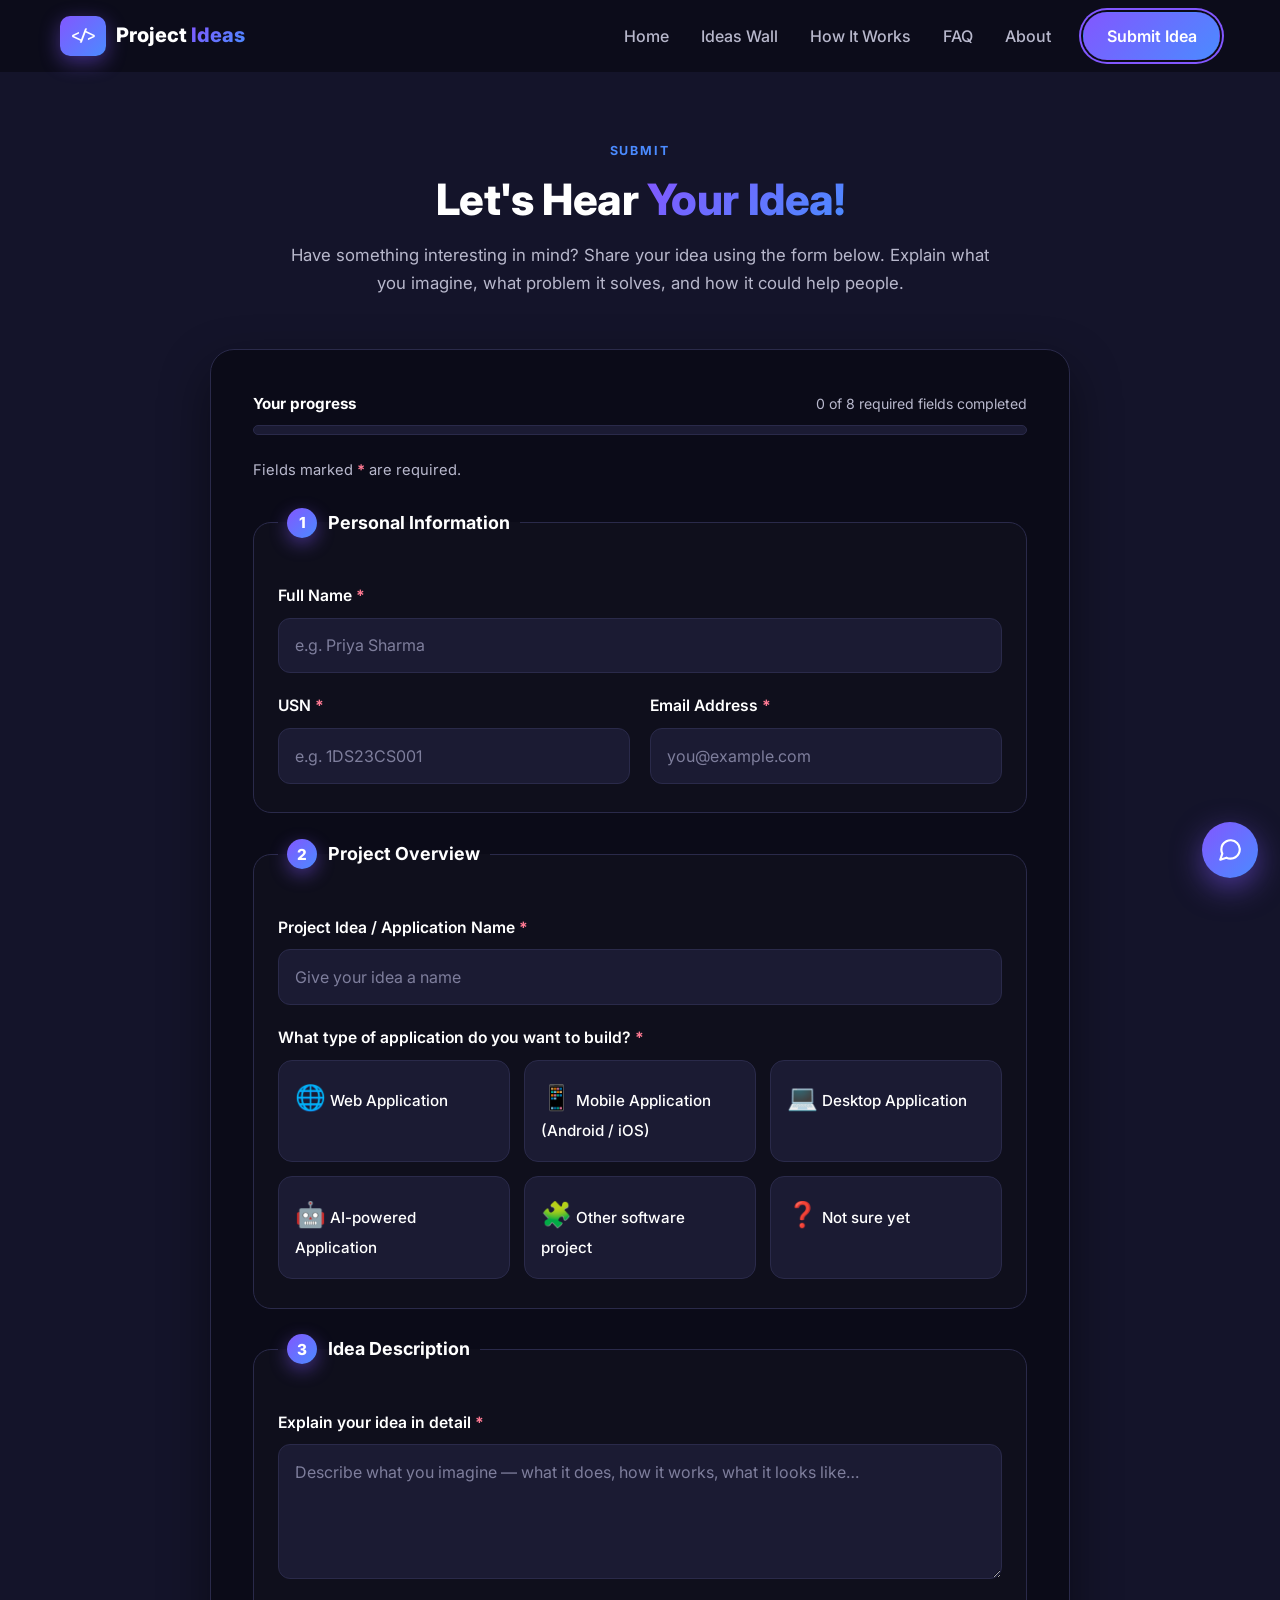
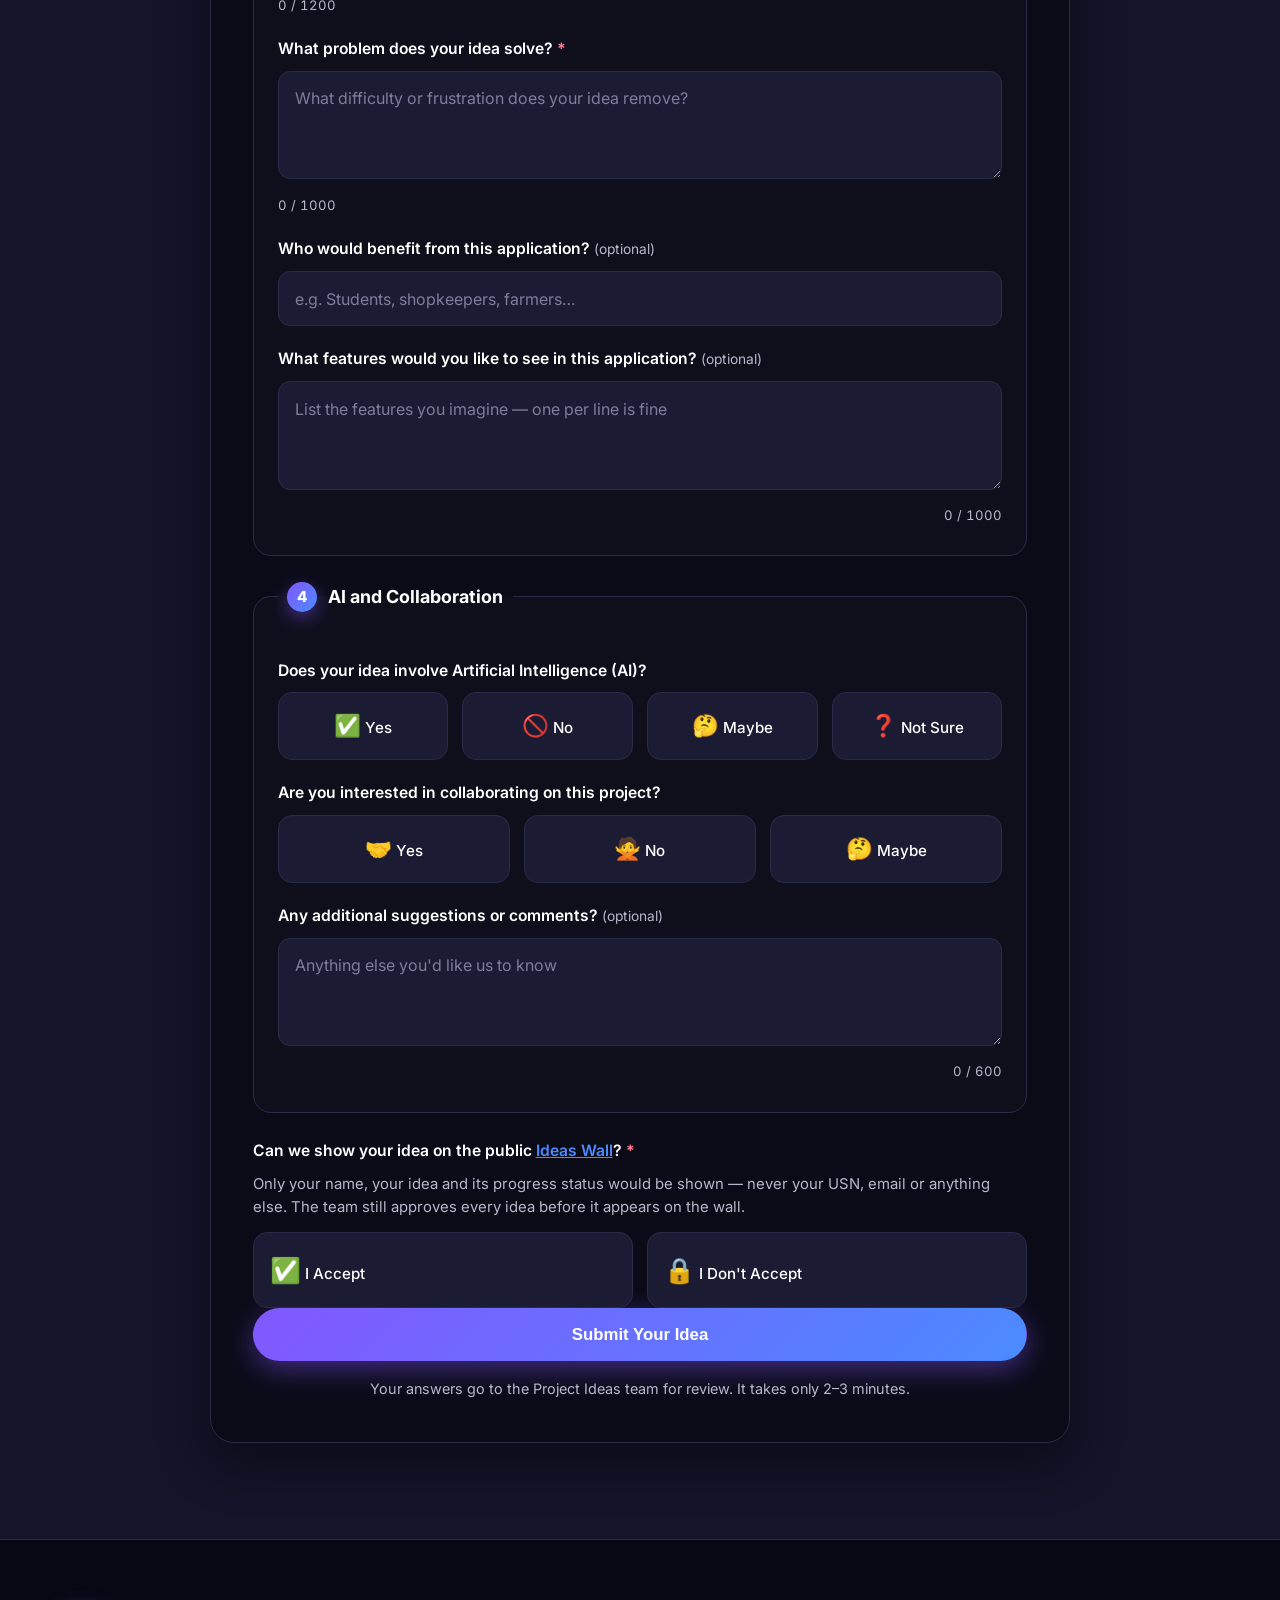
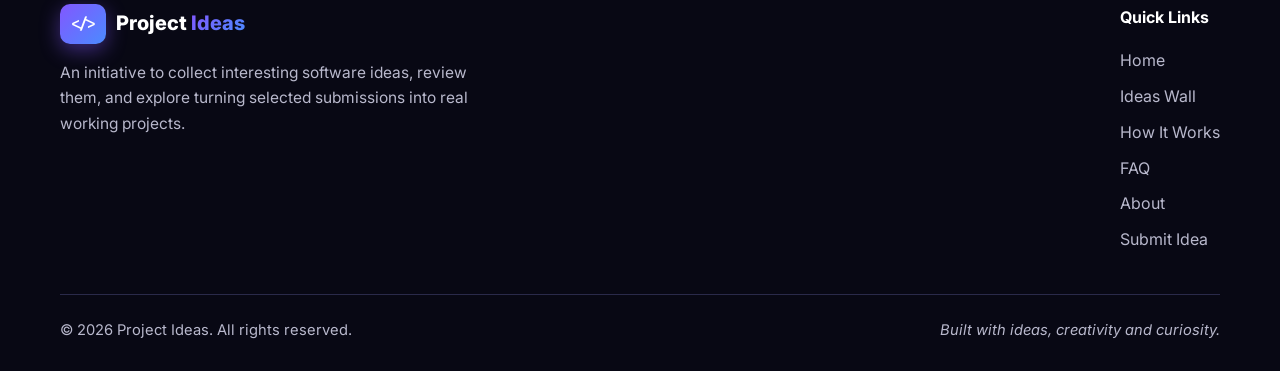
<file: submit.html>
<!DOCTYPE html>
<html lang="en">
<head>
  <meta charset="UTF-8" />
  <meta name="viewport" content="width=device-width, initial-scale=1.0" />
  <title>Submit Idea — Project Ideas</title>
  <meta name="description" content="Submit your software project idea — a website, mobile app, AI tool, desktop app or any software project. It takes only 2–3 minutes, and every submission is reviewed." />
  <meta name="keywords" content="project ideas, submit app idea, software ideas, AI projects, student projects, web app ideas, mobile app ideas" />
  <meta name="author" content="Project Ideas" />
  <meta name="theme-color" content="#0B0B18" />
  <!-- Open Graph -->
  <meta property="og:type" content="website" />
  <meta property="og:title" content="Submit Idea — Project Ideas" />
  <meta property="og:description" content="Share your software idea in 2–3 minutes. Every submission is reviewed, and selected ideas may be turned into real working projects." />
  <meta property="og:site_name" content="Project Ideas" />
  <meta name="twitter:card" content="summary" />
  <meta name="twitter:title" content="Submit Idea — Project Ideas" />
  <meta name="twitter:description" content="Share your software idea in 2–3 minutes. Selected ideas may move towards development." />
  <link rel="icon" type="image/svg+xml" href="data:image/svg+xml,<svg xmlns=%22http://www.w3.org/2000/svg%22 viewBox=%220 0 100 100%22><text y=%22.9em%22 font-size=%2290%22>📝</text></svg>" />
  <link rel="preconnect" href="https://fonts.googleapis.com" />
  <link rel="preconnect" href="https://fonts.gstatic.com" crossorigin />
  <link href="https://fonts.googleapis.com/css2?family=Inter:wght@400;500;600;700;800&family=JetBrains+Mono:wght@500;700&display=swap" rel="stylesheet" />
  <link rel="stylesheet" href="css/style.css?v=9" />
</head>
<body>
  <a class="skip-link" href="#submit">Skip to submission form</a>

  <!-- ============ NAVIGATION ============ -->
  <header class="site-header" id="top">
    <nav class="nav container" aria-label="Main navigation">
      <a href="index.html" class="logo" aria-label="Project Ideas — home">
        <span class="logo-icon" aria-hidden="true">&lt;/&gt;</span>
        <span class="logo-text">Project <span class="gradient-text">Ideas</span></span>
      </a>

      <button class="nav-toggle" id="navToggle" aria-expanded="false" aria-controls="navMenu" aria-label="Toggle navigation menu">
        <span></span><span></span><span></span>
      </button>

      <ul class="nav-menu" id="navMenu">
        <li><a class="nav-link" href="index.html">Home</a></li>
        <li><a class="nav-link" href="ideas.html">Ideas Wall</a></li>
        <li><a class="nav-link" href="how-it-works.html">How It Works</a></li>
        <li><a class="nav-link" href="faq.html">FAQ</a></li>
        <li><a class="nav-link" href="about.html">About</a></li>
        <li><a class="btn btn-primary nav-cta" href="submit.html" aria-current="page">Submit Idea</a></li>
      </ul>
    </nav>
  </header>

  <main>
    <!-- ============ SUBMIT ============ -->
    <section class="section section-alt page-section" id="submit" aria-labelledby="submit-heading">
      <div class="container">
        <div class="section-head reveal">
          <span class="eyebrow">Submit</span>
          <h2 id="submit-heading">Let's Hear <span class="gradient-text">Your Idea!</span></h2>
          <p class="section-sub">Have something interesting in mind? Share your idea using the form below. Explain what you imagine, what problem it solves, and how it could help people.</p>
        </div>

        <div class="form-shell reveal">
          <!-- ===== Custom submission form (posts to Google Sheets via Apps Script — see js/config.js) ===== -->
          <form id="ideaForm" novalidate>
            <!-- Progress indicator -->
            <div class="form-progress" aria-live="polite">
              <div class="form-progress-head">
                <span class="form-progress-title">Your progress</span>
                <span class="form-progress-text" id="formProgressText">0 of 8 required fields completed</span>
              </div>
              <div class="form-progress-track" role="progressbar" aria-valuemin="0" aria-valuemax="100" aria-valuenow="0" id="formProgressBarWrap" aria-label="Form completion progress">
                <div class="form-progress-fill" id="formProgressFill"></div>
              </div>
            </div>

            <p class="form-required-note">Fields marked <span class="req" aria-hidden="true">*</span> are required.</p>

            <!-- Section 1: Personal Information -->
            <fieldset class="form-section">
              <legend><span class="form-section-num" aria-hidden="true">1</span> Personal Information</legend>

              <div class="field">
                <label for="fullName">Full Name <span class="req" aria-hidden="true">*</span></label>
                <input type="text" id="fullName" name="fullName" placeholder="e.g. Priya Sharma" autocomplete="name" required aria-describedby="err-fullName" />
                <p class="field-error" id="err-fullName" role="alert" hidden></p>
              </div>

              <div class="field-row">
                <div class="field">
                  <label for="usn">USN <span class="req" aria-hidden="true">*</span></label>
                  <input type="text" id="usn" name="usn" placeholder="e.g. 1DS23CS001" autocomplete="off" required aria-describedby="err-usn" />
                  <p class="field-error" id="err-usn" role="alert" hidden></p>
                </div>
                <div class="field">
                  <label for="email">Email Address <span class="req" aria-hidden="true">*</span></label>
                  <input type="email" id="email" name="email" placeholder="you@example.com" autocomplete="email" required aria-describedby="err-email" />
                  <p class="field-error" id="err-email" role="alert" hidden></p>
                </div>
              </div>
            </fieldset>

            <!-- Section 2: Project Overview -->
            <fieldset class="form-section">
              <legend><span class="form-section-num" aria-hidden="true">2</span> Project Overview</legend>

              <div class="field">
                <label for="ideaName">Project Idea / Application Name <span class="req" aria-hidden="true">*</span></label>
                <input type="text" id="ideaName" name="ideaName" placeholder="Give your idea a name" required aria-describedby="err-ideaName" />
                <p class="field-error" id="err-ideaName" role="alert" hidden></p>
              </div>

              <div class="field">
                <span class="field-label" id="appTypeLabel">What type of application do you want to build? <span class="req" aria-hidden="true">*</span></span>
                <div class="select-cards" role="radiogroup" aria-labelledby="appTypeLabel" aria-describedby="err-appType">
                  <label class="select-card">
                    <input type="radio" name="appType" value="Web Application" />
                    <span class="select-card-icon" aria-hidden="true">🌐</span>
                    <span class="select-card-text">Web Application</span>
                  </label>
                  <label class="select-card">
                    <input type="radio" name="appType" value="Mobile Application (Android / iOS)" />
                    <span class="select-card-icon" aria-hidden="true">📱</span>
                    <span class="select-card-text">Mobile Application (Android / iOS)</span>
                  </label>
                  <label class="select-card">
                    <input type="radio" name="appType" value="Desktop Application" />
                    <span class="select-card-icon" aria-hidden="true">💻</span>
                    <span class="select-card-text">Desktop Application</span>
                  </label>
                  <label class="select-card">
                    <input type="radio" name="appType" value="AI-powered Application" />
                    <span class="select-card-icon" aria-hidden="true">🤖</span>
                    <span class="select-card-text">AI-powered Application</span>
                  </label>
                  <label class="select-card">
                    <input type="radio" name="appType" value="Other software project" />
                    <span class="select-card-icon" aria-hidden="true">🧩</span>
                    <span class="select-card-text">Other software project</span>
                  </label>
                  <label class="select-card">
                    <input type="radio" name="appType" value="Not sure yet" />
                    <span class="select-card-icon" aria-hidden="true">❓</span>
                    <span class="select-card-text">Not sure yet</span>
                  </label>
                </div>
                <p class="field-error" id="err-appType" role="alert" hidden></p>
              </div>
            </fieldset>

            <!-- Section 3: Idea Description -->
            <fieldset class="form-section">
              <legend><span class="form-section-num" aria-hidden="true">3</span> Idea Description</legend>

              <div class="field">
                <label for="ideaExplain">Explain your idea in detail <span class="req" aria-hidden="true">*</span></label>
                <textarea id="ideaExplain" name="ideaExplain" rows="4" maxlength="1200" data-counter placeholder="Describe what you imagine — what it does, how it works, what it looks like…" required aria-describedby="err-ideaExplain"></textarea>
                <div class="field-meta"><p class="field-error" id="err-ideaExplain" role="alert" hidden></p><span class="char-count" data-count-for="ideaExplain" aria-hidden="true">0 / 1200</span></div>
              </div>

              <div class="field">
                <label for="problem">What problem does your idea solve? <span class="req" aria-hidden="true">*</span></label>
                <textarea id="problem" name="problem" rows="3" maxlength="1000" data-counter placeholder="What difficulty or frustration does your idea remove?" required aria-describedby="err-problem"></textarea>
                <div class="field-meta"><p class="field-error" id="err-problem" role="alert" hidden></p><span class="char-count" data-count-for="problem" aria-hidden="true">0 / 1000</span></div>
              </div>

              <div class="field">
                <label for="beneficiaries">Who would benefit from this application? <span class="optional">(optional)</span></label>
                <input type="text" id="beneficiaries" name="beneficiaries" placeholder="e.g. Students, shopkeepers, farmers…" />
              </div>

              <div class="field">
                <label for="features">What features would you like to see in this application? <span class="optional">(optional)</span></label>
                <textarea id="features" name="features" rows="3" maxlength="1000" data-counter placeholder="List the features you imagine — one per line is fine"></textarea>
                <div class="field-meta"><span></span><span class="char-count" data-count-for="features" aria-hidden="true">0 / 1000</span></div>
              </div>
            </fieldset>

            <!-- Section 4: AI and Collaboration -->
            <fieldset class="form-section">
              <legend><span class="form-section-num" aria-hidden="true">4</span> AI and Collaboration</legend>

              <div class="field">
                <span class="field-label" id="aiLabel">Does your idea involve Artificial Intelligence (AI)?</span>
                <div class="choice-cards choice-cards-4" role="radiogroup" aria-labelledby="aiLabel">
                  <label class="select-card select-card-sm">
                    <input type="radio" name="aiInvolved" value="Yes" />
                    <span class="select-card-icon" aria-hidden="true">✅</span>
                    <span class="select-card-text">Yes</span>
                  </label>
                  <label class="select-card select-card-sm">
                    <input type="radio" name="aiInvolved" value="No" />
                    <span class="select-card-icon" aria-hidden="true">🚫</span>
                    <span class="select-card-text">No</span>
                  </label>
                  <label class="select-card select-card-sm">
                    <input type="radio" name="aiInvolved" value="Maybe" />
                    <span class="select-card-icon" aria-hidden="true">🤔</span>
                    <span class="select-card-text">Maybe</span>
                  </label>
                  <label class="select-card select-card-sm">
                    <input type="radio" name="aiInvolved" value="Not Sure" />
                    <span class="select-card-icon" aria-hidden="true">❓</span>
                    <span class="select-card-text">Not Sure</span>
                  </label>
                </div>
              </div>

              <div class="field">
                <span class="field-label" id="collabLabel">Are you interested in collaborating on this project?</span>
                <div class="choice-cards choice-cards-3" role="radiogroup" aria-labelledby="collabLabel">
                  <label class="select-card select-card-sm">
                    <input type="radio" name="collaborate" value="Yes" />
                    <span class="select-card-icon" aria-hidden="true">🤝</span>
                    <span class="select-card-text">Yes</span>
                  </label>
                  <label class="select-card select-card-sm">
                    <input type="radio" name="collaborate" value="No" />
                    <span class="select-card-icon" aria-hidden="true">🙅</span>
                    <span class="select-card-text">No</span>
                  </label>
                  <label class="select-card select-card-sm">
                    <input type="radio" name="collaborate" value="Maybe" />
                    <span class="select-card-icon" aria-hidden="true">🤔</span>
                    <span class="select-card-text">Maybe</span>
                  </label>
                </div>
              </div>

              <div class="field">
                <label for="comments">Any additional suggestions or comments? <span class="optional">(optional)</span></label>
                <textarea id="comments" name="comments" rows="3" maxlength="600" data-counter placeholder="Anything else you'd like us to know"></textarea>
                <div class="field-meta"><span></span><span class="char-count" data-count-for="comments" aria-hidden="true">0 / 600</span></div>
              </div>
            </fieldset>

            <div class="field consent-field">
              <span class="field-label" id="consentLabel">Can we show your idea on the public <a href="ideas.html">Ideas Wall</a>? <span class="req" aria-hidden="true">*</span></span>
              <p class="consent-note">Only your name, your idea and its progress status would be shown — never your USN, email or anything else. The team still approves every idea before it appears on the wall.</p>
              <div class="choice-cards choice-cards-2" role="radiogroup" aria-labelledby="consentLabel" aria-describedby="err-consent">
                <label class="select-card">
                  <input type="radio" name="consentPublic" value="Yes" />
                  <span class="select-card-icon" aria-hidden="true">✅</span>
                  <span class="select-card-text">I Accept</span>
                </label>
                <label class="select-card">
                  <input type="radio" name="consentPublic" value="No" />
                  <span class="select-card-icon" aria-hidden="true">🔒</span>
                  <span class="select-card-text">I Don't Accept</span>
                </label>
              </div>
              <p class="field-error" id="err-consent" role="alert" hidden></p>
            </div>

            <div class="form-error-banner" id="formError" role="alert" hidden>
              <strong>Your idea couldn't be submitted.</strong>
              <span id="formErrorText">Please check your connection and try again.</span>
            </div>

            <button type="submit" class="btn btn-primary btn-lg form-submit" id="submitBtn">
              <span class="btn-spinner" id="submitSpinner" aria-hidden="true" hidden></span>
              <span id="submitBtnText">Submit Your Idea</span>
            </button>
            <p class="form-privacy">Your answers go to the Project Ideas team for review. It takes only 2–3 minutes.</p>
          </form>

          <!-- ===== Success confirmation (shown after a successful submission) ===== -->
          <div class="form-success" id="formSuccess" hidden tabindex="-1">
            <div class="success-check" aria-hidden="true">
              <svg viewBox="0 0 52 52"><circle cx="26" cy="26" r="24" fill="none"/><path fill="none" d="M14 27l8 8 16-17"/></svg>
            </div>
            <h3>Idea submitted — thank you!</h3>
            <p>Your idea <strong id="successIdeaName"></strong> has been received. We'll review it along with the other submissions, and selected ideas may move towards development.</p>
            <p class="form-thanks">Thank you for taking the time to share your idea!</p>
            <button type="button" class="btn btn-ghost" id="submitAnother">Submit Another Idea</button>
          </div>
        </div>
      </div>
    </section>
  </main>

  <!-- ============ FOOTER ============ -->
  <footer class="site-footer">
    <div class="container footer-inner">
      <div class="footer-brand">
        <a href="index.html" class="logo">
          <span class="logo-icon" aria-hidden="true">&lt;/&gt;</span>
          <span class="logo-text">Project <span class="gradient-text">Ideas</span></span>
        </a>
        <p>An initiative to collect interesting software ideas, review them, and explore turning selected submissions into real working projects.</p>
      </div>
      <nav class="footer-links" aria-label="Footer navigation">
        <h3>Quick Links</h3>
        <ul>
          <li><a href="index.html">Home</a></li>
          <li><a href="ideas.html">Ideas Wall</a></li>
          <li><a href="how-it-works.html">How It Works</a></li>
          <li><a href="faq.html">FAQ</a></li>
          <li><a href="about.html">About</a></li>
          <li><a href="submit.html">Submit Idea</a></li>
        </ul>
      </nav>
    </div>
    <div class="container footer-bottom">
      <p>© <span id="year">2026</span> Project Ideas. All rights reserved.</p>
      <p class="footer-tagline">Built with ideas, creativity and curiosity.</p>
    </div>
  </footer>

  <button class="back-to-top" id="backToTop" aria-label="Back to top">↑</button>

  <script src="js/config.js"></script>
  <script src="js/main.js"></script>
  <script src="js/form.js"></script>
  <script src="js/chat.js"></script>
</body>
</html>
</file>
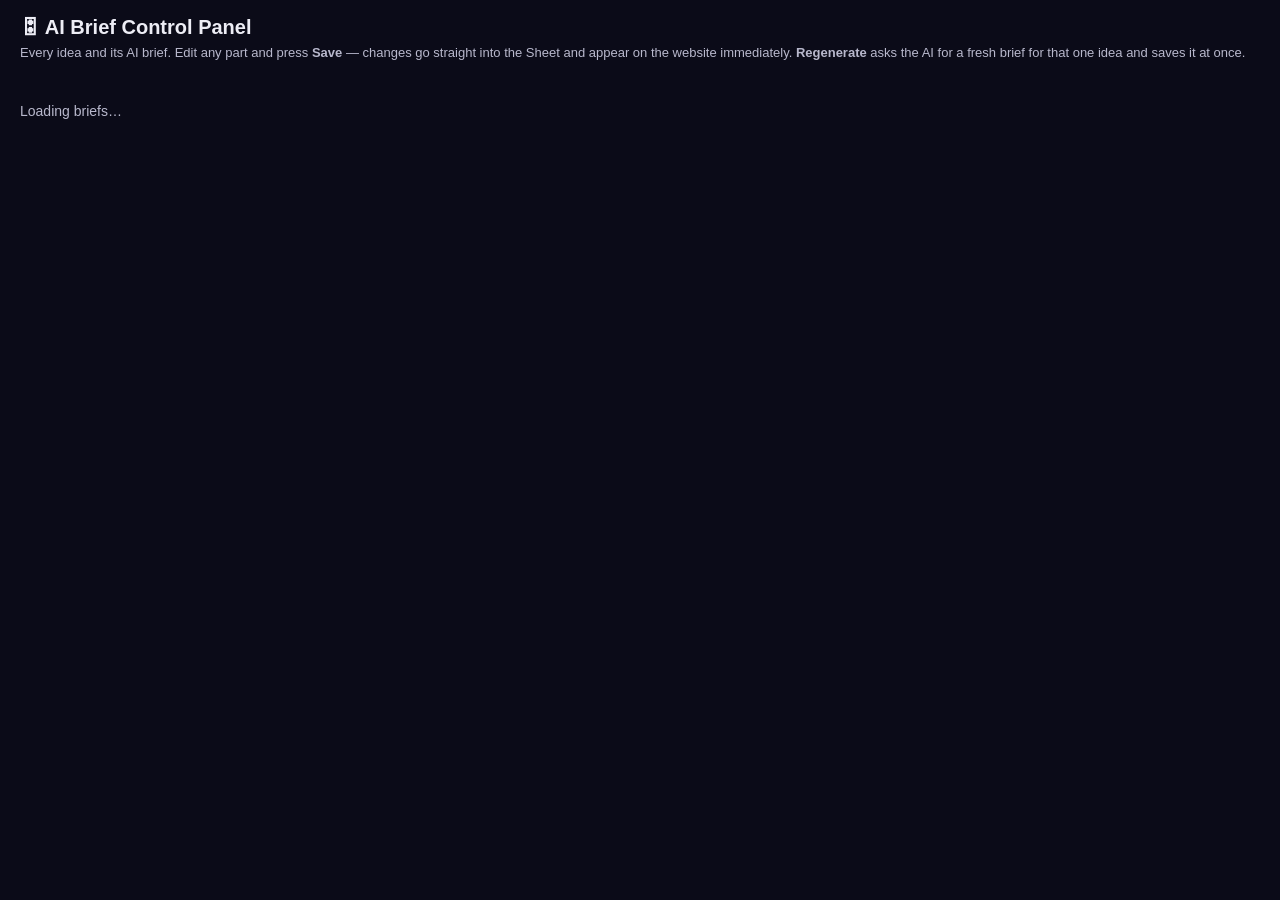
<file: apps-script/BriefControl.html>
<!DOCTYPE html>
<html lang="en">
<head>
<meta charset="UTF-8" />
<title>AI Brief Control Panel</title>
<style>
  * { box-sizing: border-box; }
  body { margin: 0; font-family: "Segoe UI", Arial, sans-serif; background: #0B0B18; color: #EDEDF5; }
  header { padding: 16px 20px 10px; }
  header h1 { margin: 0 0 4px; font-size: 20px; }
  header p { margin: 0; color: #B8B8CC; font-size: 13px; line-height: 1.5; }
  #list { padding: 6px 20px 24px; display: flex; flex-direction: column; gap: 14px; }
  .card { background: #14142A; border: 1px solid #26263F; border-radius: 14px; padding: 14px 16px 12px; }
  .card-head { display: flex; align-items: center; gap: 8px; flex-wrap: wrap; }
  .card-title { font-weight: 700; font-size: 16px; margin-right: 4px; }
  .chip { font-size: 11px; font-weight: 600; padding: 2px 9px; border-radius: 999px; background: #1D1D33; color: #B8B8CC; border: 1px solid #26263F; }
  .chip.status { color: #fff; background: #8257FF; border-color: #8257FF; }
  .card-by { color: #4B8BFF; font-size: 13px; font-weight: 600; margin: 3px 0 10px; }
  label { display: block; font-size: 11px; font-weight: 700; letter-spacing: .06em; text-transform: uppercase; color: #8257FF; margin: 10px 0 4px; }
  textarea, input[type="text"] { width: 100%; background: #0B0B18; border: 1px solid #26263F; border-radius: 10px; color: #EDEDF5; padding: 8px 10px; font: inherit; font-size: 13.5px; line-height: 1.5; resize: vertical; }
  textarea:focus, input[type="text"]:focus { outline: none; border-color: #8257FF; }
  .actions { display: flex; align-items: center; gap: 10px; margin-top: 14px; }
  button { border: none; border-radius: 999px; padding: 8px 18px; font: inherit; font-size: 13.5px; font-weight: 600; cursor: pointer; }
  button:disabled { opacity: .55; cursor: wait; }
  .btn-save { background: linear-gradient(135deg, #8257FF, #4B8BFF); color: #fff; }
  .btn-regen { background: transparent; color: #B8B8CC; border: 1px solid #26263F; }
  .btn-regen:hover { color: #fff; border-color: #8257FF; }
  .msg { font-size: 12.5px; color: #B8B8CC; }
  .msg.ok { color: #39E58C; }
  .msg.err { color: #FF526F; }
  #state { padding: 30px 20px; color: #B8B8CC; font-size: 14px; }
</style>
</head>
<body>
<header>
  <h1>🎛 AI Brief Control Panel</h1>
  <p>Every idea and its AI brief. Edit any part and press <b>Save</b> — changes go straight into the Sheet and appear on the website immediately. <b>Regenerate</b> asks the AI for a fresh brief for that one idea and saves it at once.</p>
</header>
<div id="state">Loading briefs…</div>
<div id="list"></div>

<script>
  var FIELDS = [
    ["problem", "Problem", "textarea"],
    ["solution", "Solution", "textarea"],
    ["build", "What we'll build", "textarea"],
    ["tech", "Tech stack", "input"],
    ["audience", "Built for", "input"]
  ];

  function el(tag, cls, text) {
    var n = document.createElement(tag);
    if (cls) n.className = cls;
    if (text != null) n.textContent = text;
    return n;
  }

  function setMsg(card, text, kind) {
    var m = card.querySelector(".msg");
    m.textContent = text || "";
    m.className = "msg" + (kind ? " " + kind : "");
  }

  function setBusy(card, busy) {
    card.querySelectorAll("button").forEach(function (b) { b.disabled = busy; });
  }

  function collect(card) {
    var parts = {};
    FIELDS.forEach(function (f) {
      parts[f[0]] = card.querySelector("[data-field='" + f[0] + "']").value;
    });
    return parts;
  }

  function fill(card, parts) {
    FIELDS.forEach(function (f) {
      card.querySelector("[data-field='" + f[0] + "']").value = (parts && parts[f[0]]) || "";
    });
  }

  function card(item) {
    var wrap = el("div", "card");
    wrap.dataset.row = item.row;
    wrap.dataset.id = item.id || "";

    var head = el("div", "card-head");
    head.appendChild(el("span", "card-title", item.idea));
    head.appendChild(el("span", "chip status", item.status));
    if (item.id) head.appendChild(el("span", "chip", item.id));
    wrap.appendChild(head);
    if (item.name) wrap.appendChild(el("p", "card-by", "by " + item.name));

    FIELDS.forEach(function (f) {
      wrap.appendChild(el("label", "", f[1]));
      var input = f[2] === "textarea" ? document.createElement("textarea") : document.createElement("input");
      if (f[2] === "textarea") input.rows = 2; else input.type = "text";
      input.dataset.field = f[0];
      input.value = (item.parts && item.parts[f[0]]) || "";
      wrap.appendChild(input);
    });

    var actions = el("div", "actions");
    var save = el("button", "btn-save", "Save brief");
    var regen = el("button", "btn-regen", "↻ Regenerate with AI");
    var msg = el("span", "msg", "");
    actions.appendChild(save);
    actions.appendChild(regen);
    actions.appendChild(msg);
    wrap.appendChild(actions);

    save.addEventListener("click", function () {
      setBusy(wrap, true);
      setMsg(wrap, "Saving…");
      google.script.run
        .withSuccessHandler(function (res) {
          setBusy(wrap, false);
          if (res && res.result === "ok") setMsg(wrap, "Saved ✓ — live on the website now.", "ok");
          else setMsg(wrap, (res && res.error) || "Save failed.", "err");
        })
        .withFailureHandler(function (err) {
          setBusy(wrap, false);
          setMsg(wrap, "Save failed: " + err.message, "err");
        })
        .briefControlSave(Number(wrap.dataset.row), wrap.dataset.id, collect(wrap));
    });

    regen.addEventListener("click", function () {
      setBusy(wrap, true);
      setMsg(wrap, "Asking the AI for a fresh brief…");
      google.script.run
        .withSuccessHandler(function (res) {
          setBusy(wrap, false);
          if (res && res.result === "ok") {
            fill(wrap, res.parts);
            setMsg(wrap, "Fresh AI brief saved ✓ — edit any part and Save if you want changes.", "ok");
          } else {
            setMsg(wrap, (res && res.error) || "Regeneration failed.", "err");
          }
        })
        .withFailureHandler(function (err) {
          setBusy(wrap, false);
          setMsg(wrap, "Regeneration failed: " + err.message, "err");
        })
        .briefControlRegenerate(Number(wrap.dataset.row), wrap.dataset.id);
    });

    return wrap;
  }

  function load() {
    google.script.run
      .withSuccessHandler(function (res) {
        var state = document.getElementById("state");
        var list = document.getElementById("list");
        if (!res || res.result !== "ok") {
          state.textContent = "Could not load the briefs: " + ((res && res.error) || "unknown error");
          return;
        }
        if (!res.items.length) {
          state.textContent = "No submissions yet — briefs will appear here as ideas come in.";
          return;
        }
        state.style.display = "none";
        res.items.forEach(function (item) { list.appendChild(card(item)); });
      })
      .withFailureHandler(function (err) {
        document.getElementById("state").textContent = "Could not load the briefs: " + err.message;
      })
      .briefControlList();
  }

  load();
</script>
</body>
</html>
</file>
<file: css/style.css>
/* Project Ideas — style.css */
:root{
  --bg:#0B0B18; --bg-2:#14142A; --bg-3:#1B1B33; --border:#2A2A4A;
  --purple:#8257FF; --blue:#4B8BFF; --white:#FFFFFF; --muted:#B8B8CC;
  --radius:18px; --header-h:72px;
  --gradient:linear-gradient(135deg,var(--purple),var(--blue));
  --shadow:0 20px 50px rgba(0,0,0,.45);
}
*{margin:0;padding:0;box-sizing:border-box}
html{scroll-behavior:smooth;scroll-padding-top:calc(var(--header-h) + 16px)}
body{background:var(--bg);color:var(--white);font-family:'Inter',system-ui,-apple-system,'Segoe UI',sans-serif;line-height:1.65;overflow-x:hidden}
img,svg{max-width:100%}
a{color:inherit}
::selection{background:var(--purple);color:#fff}
:focus-visible{outline:3px solid var(--blue);outline-offset:3px;border-radius:6px}
.skip-link{position:absolute;left:-999px;top:0;background:var(--purple);color:#fff;padding:.7rem 1.2rem;z-index:200;border-radius:0 0 10px 0}
.skip-link:focus{left:0}
.container{width:min(1160px,92%);margin:0 auto}
.gradient-text{background:var(--gradient);-webkit-background-clip:text;background-clip:text;color:transparent}

/* Buttons */
.btn{display:inline-flex;align-items:center;gap:.5rem;font-weight:600;text-decoration:none;border-radius:999px;padding:.75rem 1.6rem;transition:transform .25s ease,box-shadow .25s ease,background .25s ease;border:1px solid transparent;cursor:pointer;font-size:1rem}
.btn-primary{background:var(--gradient);color:#fff;box-shadow:0 8px 28px rgba(130,87,255,.45)}
.btn-primary:hover{transform:translateY(-2px);box-shadow:0 12px 36px rgba(75,139,255,.55)}
.btn-ghost{background:transparent;color:var(--white);border-color:var(--border)}
.btn-ghost:hover{border-color:var(--purple);background:rgba(130,87,255,.08);transform:translateY(-2px)}
.btn-lg{padding:.95rem 2rem;font-size:1.05rem}

/* Header / Nav */
.site-header{position:fixed;inset:0 0 auto 0;height:var(--header-h);z-index:100;background:rgba(11,11,24,.82);backdrop-filter:blur(14px);-webkit-backdrop-filter:blur(14px);border-bottom:1px solid transparent;transition:border-color .3s,box-shadow .3s}
.site-header.scrolled{border-bottom-color:var(--border);box-shadow:0 10px 30px rgba(0,0,0,.35)}
.nav{height:var(--header-h);display:flex;align-items:center;justify-content:space-between;gap:1rem}
.logo{display:flex;align-items:center;gap:.6rem;text-decoration:none;font-weight:800;font-size:1.25rem}
.logo-icon{font-family:'JetBrains Mono',monospace;font-weight:700;font-size:.95rem;background:var(--gradient);color:#fff;padding:.45rem .6rem;border-radius:10px;box-shadow:0 6px 20px rgba(130,87,255,.45)}
.nav-menu{display:flex;align-items:center;gap:2rem;list-style:none}
.nav-link{text-decoration:none;color:var(--muted);font-weight:500;position:relative;padding:.3rem 0;transition:color .25s}
.nav-link::after{content:"";position:absolute;left:0;bottom:0;height:2px;width:0;background:var(--gradient);transition:width .3s ease;border-radius:2px}
.nav-link:hover,.nav-link.active{color:var(--white)}
.nav-link:hover::after,.nav-link.active::after{width:100%}
.nav-cta{padding:.6rem 1.4rem}
.nav-toggle{display:none;background:none;border:0;cursor:pointer;padding:.5rem}
.nav-toggle span{display:block;width:26px;height:3px;background:#fff;border-radius:3px;margin:5px 0;transition:.3s}
.nav-toggle.open span:nth-child(1){transform:translateY(8px) rotate(45deg)}
.nav-toggle.open span:nth-child(2){opacity:0}
.nav-toggle.open span:nth-child(3){transform:translateY(-8px) rotate(-45deg)}

/* Hero */
.hero{position:relative;padding:calc(var(--header-h) + 64px) 0 90px;overflow:hidden}
.hero-bg{position:absolute;inset:0;pointer-events:none}
.glow{position:absolute;border-radius:50%;filter:blur(110px);opacity:.5}
.glow-purple{width:480px;height:480px;background:#8257FF;top:-160px;left:-120px}
.glow-blue{width:420px;height:420px;background:#4B8BFF;bottom:-180px;right:-100px;opacity:.35}
.grid-overlay{position:absolute;inset:0;background-image:linear-gradient(rgba(255,255,255,.035) 1px,transparent 1px),linear-gradient(90deg,rgba(255,255,255,.035) 1px,transparent 1px);background-size:56px 56px;mask-image:radial-gradient(ellipse 80% 60% at 50% 0%,#000 30%,transparent 75%)}
.hero-inner{position:relative;display:grid;grid-template-columns:1.05fr .95fr;gap:3rem;align-items:center}
.badge{display:inline-flex;align-items:center;gap:.55rem;background:var(--bg-3);border:1px solid var(--border);color:var(--muted);font-size:.88rem;font-weight:500;padding:.45rem 1rem;border-radius:999px}
.badge-dot{width:8px;height:8px;border-radius:50%;background:#39E58C;box-shadow:0 0 10px #39E58C}
.hero h1{font-size:clamp(2.4rem,5.2vw,3.9rem);line-height:1.12;font-weight:800;letter-spacing:-.02em;margin:1.3rem 0 1.1rem}
.hero-sub{color:var(--muted);font-size:1.13rem;max-width:34rem}
.hero-actions{display:flex;flex-wrap:wrap;gap:1rem;margin:2rem 0 1.1rem}
.hero-note{color:var(--muted);font-size:.95rem}
.hero-art{display:flex;justify-content:center}
.hero-svg{width:100%;height:auto;max-width:520px;filter:drop-shadow(0 24px 50px rgba(0,0,0,.45))}
.bulb{transform-origin:408px 82px;animation:bulbPulse 3.2s ease-in-out infinite}
@keyframes bulbPulse{0%,100%{transform:scale(1)}50%{transform:scale(1.045)}}

/* Sections */
.section{padding:96px 0}
.section-alt{background:var(--bg-2)}
.section-head{text-align:center;max-width:44rem;margin:0 auto 3.2rem}
.eyebrow{display:inline-block;text-transform:uppercase;letter-spacing:.16em;font-size:.78rem;font-weight:700;color:var(--blue);margin-bottom:.8rem}
.section h2{font-size:clamp(1.9rem,3.6vw,2.7rem);font-weight:800;line-height:1.2;letter-spacing:-.01em}
.section-sub{color:var(--muted);margin-top:1rem;font-size:1.05rem}

/* Category cards */
.cards-grid{display:grid;grid-template-columns:repeat(3,1fr);gap:1.4rem}
.card{background:var(--bg-2);border:1px solid var(--border);border-radius:var(--radius);padding:2rem 1.7rem;transition:transform .3s ease,border-color .3s ease,box-shadow .3s ease}
.section-alt .card{background:var(--bg)}
.card:hover{transform:translateY(-6px);border-color:var(--purple);box-shadow:var(--shadow)}
.card-icon{font-size:1.9rem;width:62px;height:62px;display:flex;align-items:center;justify-content:center;background:rgba(130,87,255,.13);border:1px solid var(--border);border-radius:16px;margin-bottom:1.2rem}
.card h3{font-size:1.22rem;margin-bottom:.55rem}
.card p{color:var(--muted);font-size:.98rem}
.card-cta{display:flex;flex-direction:column;align-items:flex-start;gap:.4rem;background:linear-gradient(150deg,rgba(130,87,255,.18),rgba(75,139,255,.10));border-color:rgba(130,87,255,.5)}
.card-cta .btn{margin-top:1rem}

/* About */
.about-inner{max-width:52rem;text-align:center}
.about-inner p{color:var(--muted);font-size:1.08rem;margin-top:1.2rem}
.about-points{display:flex;flex-wrap:wrap;justify-content:center;gap:.9rem;margin-top:2.2rem}
.about-point{background:var(--bg);border:1px solid var(--border);border-radius:999px;padding:.55rem 1.2rem;font-weight:500;font-size:.95rem}
.about-point span{color:#39E58C;font-weight:700;margin-right:.4rem}

/* Steps */
.steps{list-style:none;display:grid;grid-template-columns:repeat(3,1fr);gap:1.4rem;position:relative}
.steps::before{content:"";position:absolute;top:34px;left:16%;right:16%;height:2px;background:linear-gradient(90deg,transparent,var(--purple),var(--blue),transparent);opacity:.55}
.step{text-align:center;padding:0 1rem;position:relative}
.step-number{width:68px;height:68px;margin:0 auto 1.3rem;border-radius:50%;background:var(--gradient);display:flex;align-items:center;justify-content:center;font-size:1.5rem;font-weight:800;box-shadow:0 10px 30px rgba(130,87,255,.5);position:relative;z-index:1}
.step h3{font-size:1.25rem;margin-bottom:.5rem}
.step p{color:var(--muted)}

/* Custom submission form */
.form-shell{background:var(--bg);border:1px solid var(--border);border-radius:24px;padding:clamp(1.4rem,3.5vw,2.6rem);box-shadow:var(--shadow);max-width:860px;margin:0 auto;text-align:left}
.form-required-note{color:var(--muted);font-size:.92rem;margin-bottom:1.6rem}
.req{color:#FF7A93;font-weight:700}
.optional{color:var(--muted);font-weight:400;font-size:.86rem}
.form-section{border:1px solid var(--border);border-radius:var(--radius);padding:1.6rem 1.5rem 1.8rem;margin-bottom:1.6rem;background:rgba(255,255,255,.015)}
.form-section legend{display:flex;align-items:center;gap:.7rem;font-size:1.12rem;font-weight:700;padding:0 .6rem}
.form-section-num{width:30px;height:30px;flex-shrink:0;border-radius:50%;background:var(--gradient);display:inline-flex;align-items:center;justify-content:center;font-size:.95rem;font-weight:800;box-shadow:0 6px 18px rgba(130,87,255,.45)}
.field{margin-top:1.25rem}
.field-row{display:grid;grid-template-columns:1fr 1fr;gap:1.2rem}
.field-row .field{margin-top:1.25rem}
.field label,.field-label{display:block;font-weight:600;font-size:.98rem;margin-bottom:.55rem}
.field input[type="text"],.field input[type="email"],.field textarea{width:100%;background:var(--bg-3);border:1.5px solid var(--border);border-radius:12px;color:var(--white);font:inherit;font-size:1rem;padding:.85rem 1.05rem;transition:border-color .25s,box-shadow .25s;resize:vertical}
.field input::placeholder,.field textarea::placeholder{color:#7E7E9C}
.field input:focus,.field textarea:focus{outline:none;border-color:var(--purple);box-shadow:0 0 0 4px rgba(130,87,255,.22)}
.field input[aria-invalid="true"],.field textarea[aria-invalid="true"]{border-color:#FF526F;box-shadow:0 0 0 4px rgba(255,82,111,.15)}
.field-error{color:#FF8FA3;font-size:.9rem;margin-top:.5rem;font-weight:500}
/* Selection cards (application type) */
.select-cards{display:grid;grid-template-columns:repeat(3,1fr);gap:.9rem}
.select-card{position:relative;display:flex;flex-direction:column;align-items:flex-start;gap:.6rem;background:var(--bg-3);border:1.5px solid var(--border);border-radius:14px;padding:1.05rem 1rem;cursor:pointer;transition:border-color .25s,background .25s,transform .2s;margin:0!important;font-weight:500!important}
.select-card:hover{border-color:var(--purple);transform:translateY(-2px)}
.select-card input{position:absolute;opacity:0;inset:0;cursor:pointer}
.select-card-icon{font-size:1.55rem}
.select-card-text{font-size:.95rem;line-height:1.35}
.select-card:has(input:checked){border-color:var(--purple);background:linear-gradient(150deg,rgba(130,87,255,.28),rgba(75,139,255,.14));box-shadow:0 0 0 3px rgba(130,87,255,.25)}
.select-card:has(input:focus-visible){outline:3px solid var(--blue);outline-offset:3px}
.select-cards.invalid .select-card{border-color:rgba(255,82,111,.6)}
/* Choice cards (AI / collaboration radio cards) */
.choice-cards{display:grid;gap:.9rem}
.choice-cards-4{grid-template-columns:repeat(4,1fr)}
.choice-cards-3{grid-template-columns:repeat(3,1fr)}
.select-card-sm{align-items:center;text-align:center;padding:.95rem .6rem}
.select-card-sm .select-card-icon{font-size:1.35rem}
/* Progress indicator */
.form-progress{margin-bottom:1.4rem}
.form-progress-head{display:flex;justify-content:space-between;align-items:baseline;gap:1rem;margin-bottom:.55rem}
.form-progress-title{font-weight:700;font-size:.95rem}
.form-progress-text{color:var(--muted);font-size:.88rem}
.form-progress-track{height:10px;border-radius:999px;background:var(--bg-3);border:1px solid var(--border);overflow:hidden}
.form-progress-fill{height:100%;width:0%;border-radius:999px;background:var(--gradient);box-shadow:0 0 14px rgba(130,87,255,.55);transition:width .45s ease}
/* Character counters + field meta row */
.field-meta{display:flex;justify-content:space-between;align-items:flex-start;gap:1rem}
.field-meta .field-error{margin-top:.5rem}
.char-count{color:var(--muted);font-size:.82rem;margin-top:.5rem;white-space:nowrap;font-variant-numeric:tabular-nums}
/* Submit + states */
.form-error-banner{background:rgba(255,82,111,.12);border:1.5px solid #FF526F;border-radius:12px;padding:1rem 1.2rem;margin-bottom:1.3rem;color:#FFC2CD}
.form-error-banner strong{display:block;color:#FF8FA3;margin-bottom:.2rem}
.form-submit{width:100%;justify-content:center}
.form-submit:disabled{opacity:.65;cursor:not-allowed;transform:none!important}
.btn-spinner{width:20px;height:20px;border-radius:50%;border:3px solid rgba(255,255,255,.35);border-top-color:#fff;animation:spin .8s linear infinite;flex-shrink:0}
@keyframes spin{to{transform:rotate(360deg)}}
.form-privacy{text-align:center;color:var(--muted);font-size:.9rem;margin-top:1rem}
.faq-answer a{color:var(--blue);font-weight:600}
.form-thanks{font-size:1.08rem;font-weight:600;background:var(--gradient);-webkit-background-clip:text;background-clip:text;color:transparent}
/* Success panel */
.form-success{text-align:center;padding:2rem 1rem}
.success-check{width:92px;height:92px;margin:0 auto 1.4rem}
.success-check svg{width:100%;height:100%;stroke:#39E58C;stroke-width:3;stroke-linecap:round;stroke-linejoin:round}
.success-check circle{stroke-dasharray:151;stroke-dashoffset:151;animation:draw .7s ease forwards}
.success-check path{stroke-dasharray:40;stroke-dashoffset:40;animation:draw .45s .55s ease forwards}
@keyframes draw{to{stroke-dashoffset:0}}
.form-success h3{font-size:1.6rem;margin-bottom:.7rem}
.form-success p{color:var(--muted);max-width:32rem;margin:0 auto 1rem}
.form-success p strong{color:var(--white)}
.form-success .form-thanks{display:block;margin-bottom:1.6rem}

/* Collaboration */
.collab-box{background:linear-gradient(140deg,rgba(130,87,255,.16),rgba(75,139,255,.08));border:1px solid rgba(130,87,255,.45);border-radius:24px;padding:clamp(2rem,4vw,3.2rem);display:flex;align-items:center;justify-content:space-between;gap:2rem;flex-wrap:wrap}
.collab-box>div{max-width:38rem}
.collab-box p{color:var(--muted);margin-top:.9rem;font-size:1.05rem}

/* FAQ */
.faq-wrap{max-width:820px}
.faq-list{display:flex;flex-direction:column;gap:.9rem}
.faq-item{background:var(--bg);border:1px solid var(--border);border-radius:14px;overflow:hidden;transition:border-color .3s}
.faq-item.open{border-color:var(--purple)}
.faq-item h3{font-size:1rem}
.faq-question{width:100%;display:flex;justify-content:space-between;align-items:center;gap:1rem;background:none;border:0;color:var(--white);font:inherit;font-weight:600;text-align:left;padding:1.15rem 1.4rem;cursor:pointer}
.faq-chevron{color:var(--purple);font-size:1.2rem;transition:transform .3s ease;flex-shrink:0}
.faq-item.open .faq-chevron{transform:rotate(180deg)}
.faq-answer{padding:0 1.4rem 1.25rem;color:var(--muted)}
.faq-answer[hidden]{display:none}

/* Footer */
.site-footer{border-top:1px solid var(--border);background:#080814;padding:64px 0 0}
.footer-inner{display:flex;justify-content:space-between;gap:3rem;flex-wrap:wrap;padding-bottom:2.6rem}
.footer-brand{max-width:26rem}
.footer-brand p{color:var(--muted);margin-top:1rem;font-size:.97rem}
.footer-links h3{font-size:1rem;margin-bottom:1rem}
.footer-links ul{list-style:none;display:flex;flex-direction:column;gap:.6rem}
.footer-links a{color:var(--muted);text-decoration:none;transition:color .25s}
.footer-links a:hover{color:var(--white)}
.footer-bottom{border-top:1px solid var(--border);padding:1.4rem 0 1.8rem;display:flex;justify-content:space-between;gap:1rem;flex-wrap:wrap;color:var(--muted);font-size:.92rem;width:min(1160px,92%)}
.footer-tagline{font-style:italic}

/* Back to top */
.back-to-top{position:fixed;right:22px;bottom:22px;width:48px;height:48px;border-radius:50%;border:1px solid var(--border);background:var(--bg-3);color:#fff;font-size:1.2rem;cursor:pointer;opacity:0;pointer-events:none;transition:.3s;z-index:90;box-shadow:var(--shadow)}
.back-to-top.show{opacity:1;pointer-events:auto}
.back-to-top:hover{background:var(--purple)}

/* Reveal animation */
.reveal{opacity:0;transform:translateY(26px);transition:opacity .7s ease,transform .7s ease}
.reveal.visible{opacity:1;transform:none}
@media (prefers-reduced-motion:reduce){
  html{scroll-behavior:auto}
  *,*::before,*::after{animation-duration:.01ms!important;transition-duration:.01ms!important}
  .reveal{opacity:1;transform:none}
}

/* Responsive */
@media (max-width:960px){
  .hero-inner{grid-template-columns:1fr;text-align:center}
  .hero-sub{margin:0 auto}
  .hero-actions{justify-content:center}
  .badge{margin:0 auto}
  .hero-art{order:-1}
  .hero-svg{max-width:400px}
  .cards-grid{grid-template-columns:repeat(2,1fr)}
  .steps{grid-template-columns:1fr;gap:2.4rem}
  .steps::before{display:none}
  .collab-box{justify-content:center;text-align:center}
  .collab-box>div{margin:0 auto}
}
@media (max-width:680px){
  .section{padding:70px 0}
  .cards-grid{grid-template-columns:1fr}
  .nav-toggle{display:block}
  .nav-menu{position:absolute;top:var(--header-h);left:0;right:0;background:var(--bg-2);flex-direction:column;align-items:stretch;gap:0;padding:.6rem 5%;border-bottom:1px solid var(--border);max-height:0;overflow:hidden;opacity:0;pointer-events:none;transition:max-height .35s ease,opacity .3s}
  .nav-menu.open{max-height:420px;opacity:1;pointer-events:auto}
  .nav-menu li{border-bottom:1px solid var(--border)}
  .nav-menu li:last-child{border-bottom:0;padding:.8rem 0}
  .nav-link{display:block;padding:.85rem 0}
  .nav-link::after{display:none}
  .nav-cta{justify-content:center;width:100%}
  .select-cards{grid-template-columns:repeat(2,1fr)}
  .choice-cards-4{grid-template-columns:repeat(2,1fr)}
  .choice-cards-3{grid-template-columns:repeat(3,1fr)}
  .field-row{grid-template-columns:1fr}
  .footer-bottom{flex-direction:column}
}

/* ===== Ideas Wall (v4) ===== */
.wall-section{padding-top:8.5rem}
.wall-legend{display:flex;flex-wrap:wrap;gap:.5rem 1.4rem;align-items:center;justify-content:center;color:var(--muted);font-size:.92rem;margin:-1rem auto 2.4rem;max-width:52rem;text-align:center}
.status-pill{display:inline-flex;align-items:center;gap:.35rem;padding:.22rem .7rem;border-radius:999px;font-size:.78rem;font-weight:700;letter-spacing:.02em;white-space:nowrap}
.status-submitted{background:rgba(75,139,255,.16);color:#9DBEFF;border:1px solid rgba(75,139,255,.4)}
.status-progress{background:rgba(255,190,70,.14);color:#FFCF7A;border:1px solid rgba(255,190,70,.4)}
.status-completed{background:rgba(60,220,150,.13);color:#6FE3AC;border:1px solid rgba(60,220,150,.4)}
.wall-state{text-align:center;padding:3rem 1rem;color:var(--muted)}
.wall-state .btn{margin-top:1.1rem}
.wall-state-title{color:var(--white);font-size:1.25rem;font-weight:700;margin-bottom:.5rem}
.wall-spinner{display:inline-block;width:2rem;height:2rem;border-width:3px;margin-bottom:1rem}
.wall-grid{display:grid;grid-template-columns:repeat(auto-fill,minmax(19rem,1fr));gap:1.3rem}
.idea-card{background:var(--bg-2);border:1px solid rgba(255,255,255,.08);border-radius:1.1rem;padding:1.4rem 1.4rem 1.3rem;display:flex;flex-direction:column;gap:.55rem}
.idea-card-head{display:flex;justify-content:space-between;align-items:flex-start;gap:.8rem}
.idea-card-title{font-size:1.12rem;line-height:1.35}
.idea-card-by{color:var(--blue);font-weight:600;font-size:.92rem}
.idea-card-date{color:var(--muted);font-size:.82rem;margin-top:.2rem}
.idea-card-text{color:var(--muted);font-size:.95rem;line-height:1.55;flex:1}
.idea-card-actions{display:flex;flex-wrap:wrap;gap:.6rem;margin-top:.7rem}
.btn-sm{padding:.55rem 1rem;font-size:.9rem;border-radius:.65rem}
.wall-note{text-align:center;color:var(--muted);font-size:.88rem;margin-top:2.4rem}
/* ===== v6: split pages, idea detail, AI briefs ===== */
.page-section{padding-top:8.5rem}
.center-actions{display:flex;flex-wrap:wrap;gap:.8rem;justify-content:center;margin-top:2.8rem}
.idea-view-btn{margin-top:.9rem;width:100%;justify-content:center}
.back-btn{margin-bottom:1.5rem}
.idea-detail{background:var(--bg-2);border:1px solid rgba(255,255,255,.08);border-radius:1.1rem;padding:clamp(1.5rem,3.5vw,2.4rem)}
.idea-detail-title{font-size:clamp(1.6rem,3.5vw,2.3rem);line-height:1.25}
.idea-brief{background:var(--bg-3);border:1px solid rgba(130,87,255,.45);border-radius:.9rem;padding:1.1rem 1.25rem;margin:1.3rem 0 .4rem}
.idea-brief-label{display:block;font-size:.74rem;font-weight:700;letter-spacing:.1em;text-transform:uppercase;color:#B79CFF;margin-bottom:.45rem}
.idea-brief p{color:var(--white);line-height:1.65}
/* Structured brief rows — shared by wall cards and the idea page */
.brief-parts{display:flex;flex-direction:column}
.brief-parts-card{flex:1;margin-top:.35rem}
.brief-part{padding:.5rem 0;border-top:1px solid rgba(255,255,255,.08)}
.brief-part:first-child{padding-top:.1rem;border-top:none}
.brief-part-label{display:block;font-size:.72rem;font-weight:700;letter-spacing:.1em;text-transform:uppercase;color:#B79CFF;margin-bottom:.18rem}
.brief-part-text{color:var(--white);line-height:1.6;font-size:.94rem}
.nav-cta[aria-current="page"]{box-shadow:0 0 0 2px var(--bg),0 0 0 4px var(--purple)}
.idea-subhead{font-size:1.18rem;margin:1.6rem 0 .6rem}


/* ===== Form consent (v4) ===== */
.consent-field{margin-top:1.1rem}
.consent-note{color:var(--muted);font-size:.93rem;line-height:1.55;margin:.35rem 0 .8rem}
.consent-note a,.consent-field .field-label a{color:var(--blue)}
.choice-cards-2{grid-template-columns:repeat(2,1fr)}

/* ===== Meet the Developer (about) ===== */
.about-hero{padding-top:8.5rem}
.about-hero-inner{display:grid;grid-template-columns:300px 1fr;gap:3rem;align-items:center}
.about-photo-wrap{display:flex;justify-content:center}
.about-photo{width:280px;height:280px;border-radius:50%;object-fit:cover;border:4px solid var(--bg-3);box-shadow:0 0 0 3px var(--purple),0 24px 60px rgba(0,0,0,.5)}
.about-role{color:var(--blue);font-weight:600;font-size:1.08rem;margin-top:.4rem}
.about-tagline{color:var(--muted);font-size:1.05rem;line-height:1.65;margin-top:.7rem;max-width:38rem}
.about-story-text{max-width:46rem;margin:0 auto;color:var(--muted);font-size:1.03rem;line-height:1.75}
.about-story-text p + p{margin-top:1.1rem}
.about-story-text a{color:var(--blue)}
.skills-grid{display:grid;grid-template-columns:repeat(auto-fit,minmax(15rem,1fr));gap:1.3rem}
.skill-group{background:var(--bg-2);border:1px solid rgba(255,255,255,.08);border-radius:1.1rem;padding:1.3rem}
.skill-group h3{font-size:1rem;margin-bottom:.9rem}
.chips{display:flex;flex-wrap:wrap;gap:.5rem}
.chip{background:var(--bg-3);border:1px solid var(--border);color:var(--white);padding:.32rem .8rem;border-radius:999px;font-size:.88rem;font-weight:500}
.proj-tech{color:var(--blue);font-size:.88rem;font-weight:600;font-family:'JetBrains Mono',monospace}
.pick-grid{display:grid;grid-template-columns:repeat(auto-fit,minmax(16rem,1fr));gap:1.3rem}
.pick-step{background:var(--bg-2);border:1px solid rgba(255,255,255,.08);border-radius:1.1rem;padding:1.5rem}
.pick-num{display:inline-flex;width:2.2rem;height:2.2rem;border-radius:50%;background:var(--gradient);color:#fff;font-weight:800;align-items:center;justify-content:center;margin-bottom:.8rem}
.pick-step h3{font-size:1.05rem;margin-bottom:.45rem}
.pick-step p{color:var(--muted);font-size:.95rem;line-height:1.6}
.connect-actions{display:flex;flex-wrap:wrap;gap:.9rem;justify-content:center}
@media (max-width:820px){.about-hero-inner{grid-template-columns:1fr;text-align:center}.about-photo{width:200px;height:200px}.about-tagline{margin-inline:auto}.about-hero .hero-actions{justify-content:center}}

.narrow{max-width:52rem}
.social-btn{display:inline-flex;width:3.5rem;height:3.5rem;border-radius:50%;background:var(--bg-3);border:1px solid var(--border);color:var(--white);align-items:center;justify-content:center;transition:transform .25s ease,background .25s ease,border-color .25s ease}
.social-btn svg{width:1.45rem;height:1.45rem}
.social-btn:hover{background:var(--gradient);border-color:transparent;transform:translateY(-3px)}
.connect-email{text-align:center;margin-top:1.1rem}
.connect-email a{color:var(--muted);font-size:.95rem}
.connect-email a:hover{color:var(--blue)}

/* AI help chat widget (js/chat.js) */
.chat-toggle{position:fixed;right:22px;bottom:22px;width:56px;height:56px;border-radius:50%;border:none;background:var(--gradient);color:#fff;cursor:pointer;z-index:96;display:flex;align-items:center;justify-content:center;box-shadow:0 10px 30px rgba(130,87,255,.5);transition:transform .25s ease}
.chat-toggle:hover{transform:translateY(-2px) scale(1.04)}
.back-to-top{bottom:90px}
.chat-panel{position:fixed;right:22px;top:calc(var(--header-h) + 10px);bottom:90px;width:min(370px,calc(100vw - 24px));height:auto;max-height:640px;background:var(--bg-2);border:1px solid var(--border);border-radius:20px;box-shadow:var(--shadow);z-index:97;display:flex;flex-direction:column;overflow:hidden}
.chat-panel[hidden]{display:none}
.chat-header{display:flex;align-items:center;justify-content:space-between;padding:.9rem 1.1rem;background:var(--bg-3);border-bottom:1px solid var(--border);flex-shrink:0}
.chat-title{font-weight:700;font-size:1.02rem;line-height:1.3}
.chat-subtitle{color:var(--muted);font-size:.8rem;line-height:1.3}
.chat-close{background:none;border:none;color:var(--muted);font-size:1.6rem;line-height:1;cursor:pointer;padding:.1rem .4rem}
.chat-close:hover{color:#fff}
.chat-messages{flex:1;min-height:0;overflow-y:auto;padding:1rem;display:flex;flex-direction:column;gap:.6rem}
.chat-row{display:flex}
.chat-row.user{justify-content:flex-end}
.chat-bubble{max-width:82%;padding:.6rem .85rem;border-radius:16px;font-size:.92rem;line-height:1.5;white-space:pre-wrap;word-break:break-word}
.chat-row.bot .chat-bubble{background:var(--bg-3);border:1px solid var(--border);border-bottom-left-radius:6px}
.chat-row.user .chat-bubble{background:var(--gradient);color:#fff;border-bottom-right-radius:6px}
.chat-bubble a{color:var(--blue);text-decoration:underline}
.chat-row.user .chat-bubble a{color:#fff}
.chat-typing .chat-bubble{color:var(--muted);font-style:italic}
.chat-chips{display:flex;flex-wrap:wrap;gap:.45rem;padding:.2rem 1rem .7rem;flex-shrink:0;max-height:7.5rem;overflow-y:auto}
.chat-chip{background:transparent;border:1px solid var(--border);color:var(--muted);border-radius:999px;padding:.35rem .8rem;font-size:.8rem;cursor:pointer;transition:.25s}
.chat-chip:hover{border-color:var(--purple);color:#fff}
.chat-form{display:flex;gap:.5rem;padding:.8rem 1rem;border-top:1px solid var(--border);background:var(--bg-3);flex-shrink:0}
.chat-input{flex:1;background:var(--bg);border:1px solid var(--border);border-radius:999px;color:#fff;padding:.6rem 1rem;font:inherit;font-size:.92rem;min-width:0}
.chat-input:focus{outline:none;border-color:var(--purple)}
.chat-input::placeholder{color:var(--muted)}
.chat-send{background:var(--gradient);color:#fff;border:none;border-radius:999px;padding:.6rem 1.2rem;font-weight:600;cursor:pointer}
.chat-send:disabled{opacity:.55;cursor:wait}
.chat-note{padding:.55rem 1rem .8rem;color:var(--muted);font-size:.74rem;line-height:1.45;background:var(--bg-3);flex-shrink:0}
@media (max-width:560px){
  /* Small screens: the panel is pinned between the header and the
     chat button, so it always fits the visible screen exactly —
     it can never be taller or wider than the device. */
  .chat-panel{left:10px;right:10px;top:calc(var(--header-h) + 10px);bottom:84px;width:auto;height:auto;max-height:none}
  .chat-toggle{right:16px;bottom:16px}
  .back-to-top{right:16px;bottom:84px}
  .chat-bubble{max-width:88%;font-size:.9rem}
}
@media (max-height:500px){
  /* Short windows (landscape phones, small laptop windows): same
     pin-between-header-and-button treatment at any width. */
  .chat-panel{top:calc(var(--header-h) + 8px);bottom:84px;height:auto;max-height:none}
}
</file>
